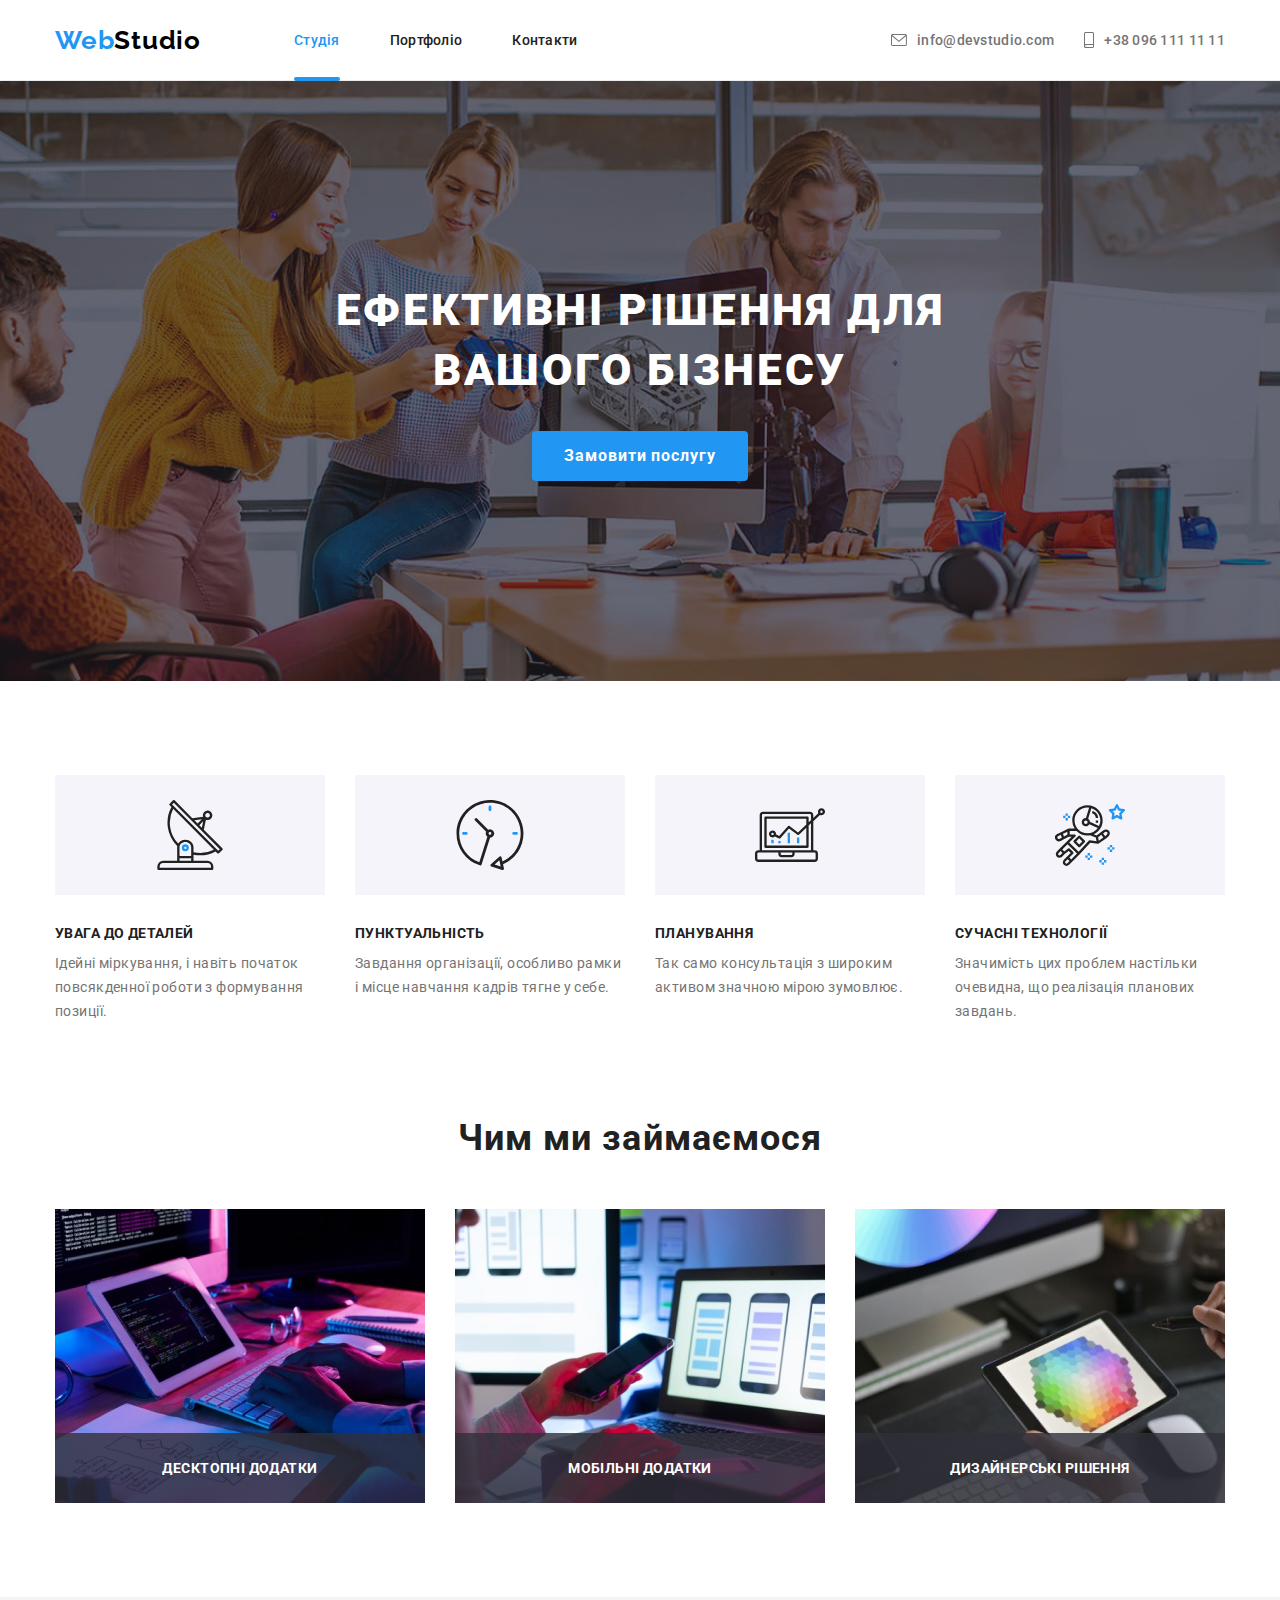
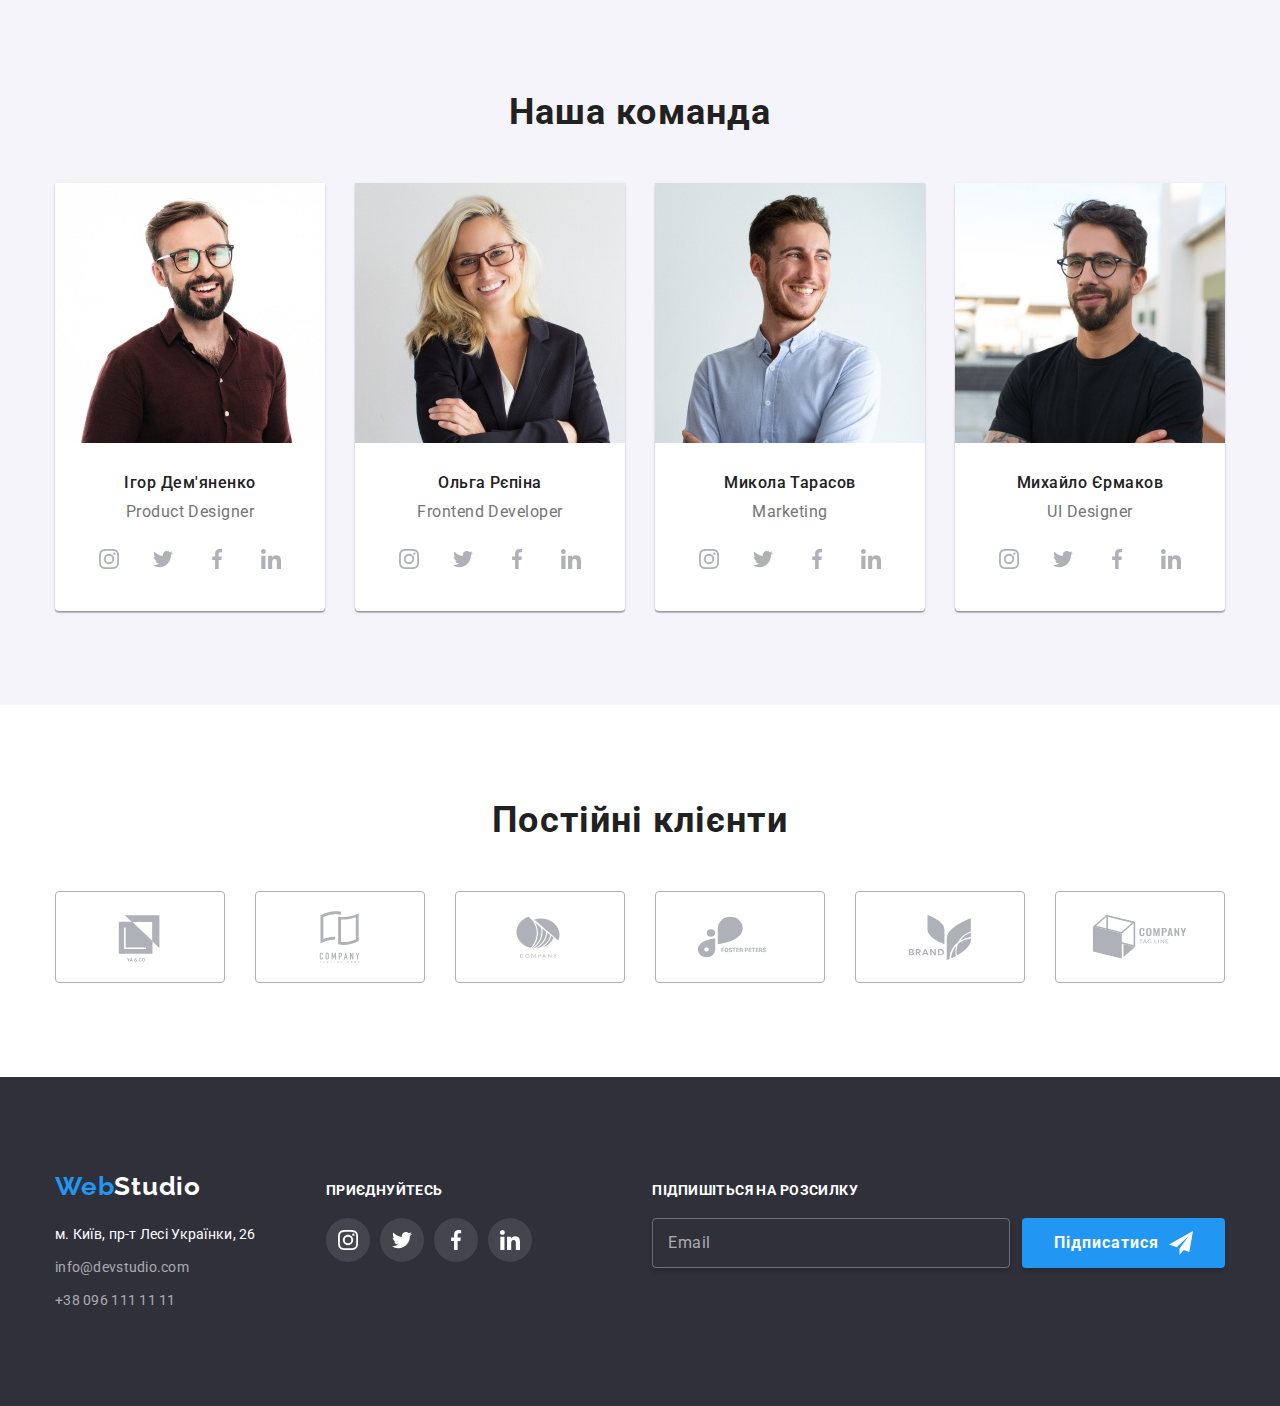
<file: index.html>
<!DOCTYPE html>
<html lang="uk">
  <head>
    <meta charset="UTF-8" />
    <meta http-equiv="X-UA-Compatible" content="IE=edge" />
    <!-- viewport -->
    <meta name="viewport" content="width=device-width, initial-scale=1.0" />
    <!--Favicon-->
    <link
      rel="apple-touch-icon"
      sizes="120x120"
      href="./images/favicon/apple-touch-icon.png"
    />
    <link
      rel="icon"
      type="image/png"
      sizes="32x32"
      href="./images/favicon/favicon-32x32.png"
    />
    <link
      rel="icon"
      type="image/png"
      sizes="16x16"
      href="./images/favicon/favicon-16x16.png"
    />
    <link rel="manifest" href="./images/favicon/site.webmanifest" />
    <link
      rel="mask-icon"
      href="./images/favicon/safari-pinned-tab.svg"
      color="#5bbad5"
    />
    <meta name="msapplication-TileColor" content="#da532c" />
    <meta name="theme-color" content="#ffffff" />
    <!--Favicon ends-->
    <title>WebStudio</title>
    <link rel="preconnect" href="https://fonts.googleapis.com" />
    <link rel="preconnect" href="https://fonts.gstatic.com" crossorigin />
    <link
      href="https://fonts.googleapis.com/css2?family=Raleway:wght@700&family=Roboto:wght@400;500;700;900&display=swap"
      rel="stylesheet"
    />
    <!-- Modern-normalize -->
    <link
      rel="stylesheet"
      href="https://cdnjs.cloudflare.com/ajax/libs/modern-normalize/1.1.0/modern-normalize.min.css"
    />
    <!-- Styles -->
    <link rel="stylesheet" href="./css/main.min.css" />
    <!--     <link rel="stylesheet" href="./css/styles.css" /> -->
  </head>
  <body class="page">
    <header class="header">
      <div class="container header__container">
        <a class="logo link" href="./index.html" lang="en"
          ><span class="logo--wrap">Web</span>Studio</a
        >
        <nav class="nav">
          <ul class="nav__list list">
            <li class="header__list-item">
              <a class="link main-nav main-nav--current" href="./index.html"
                >Студія</a
              >
            </li>
            <li class="header__list-item">
              <a class="link main-nav" href="./portfolio.html">Портфоліо</a>
            </li>
            <li class="header__list-item">
              <a class="link main-nav" href="#">Контакти</a>
            </li>
          </ul>
        </nav>
        <ul class="list nav__contact-list">
          <li class="nav__list-item">
            <a
              class="link nav__contact-link nav__mail"
              href="mailto:info@devstudio.com"
            >
              <svg class="header__icon" width="16" height="12">
                <use href="./images/icons.svg#envelope"></use>
              </svg>
              info@devstudio.com</a
            >
          </li>
          <li class="nav__list-item">
            <a class="link nav__contact-link nav__tel" href="tel:+380961111111">
              <svg class="header__icon" width="10" height="16">
                <use href="./images/icons.svg#smartphone"></use></svg
              >+38 096 111 11 11</a
            >
          </li>
        </ul>

        <button class="menu-open-btn" type="button">
          <svg
            class="menu-open-icon"
            width="24"
            height="16"
            aria-label="Мобільнe меню"
          >
            <use href="./images/icons.svg#icon-menu"></use>
          </svg>
        </button>
      </div>
      <!-- Мобільне меню -->
      <div class="mob-menu is-hidden">
        <div class="container">
          <button class="menu-close-btn" type="button">
            <svg class="menu-close-icon" width="19" height="19">
              <use href="./images/icons.svg#icon-close-mob-menu"></use>
            </svg>
          </button>
          <ul class="mob-menu__list list">
            <li class="mob-menu__item">
              <a class="mob-menu__link link mob-menu__link--current" href="./"
                >Студія</a
              >
            </li>
            <li class="mob-menu__item">
              <a class="mob-menu__link link" href="./portfolio.html"
                >Портфоліо</a
              >
            </li>
            <li class="mob-menu__item">
              <a class="mob-menu__link link" href="">Контакти</a>
            </li>
          </ul>

          <div class="mob-menu-bottom">
            <ul class="mob-contacts__list list">
              <li class="mob-contacts__item">
                <a
                  class="mob-contacts__link link mob-contacts__link--big"
                  href="tel:+380961111111"
                  >+38 096 111 11 11</a
                >
              </li>
              <li class="mob-contacts__item">
                <a
                  class="mob-contacts__link link"
                  href="mailto:info@devstudio.com"
                  >info@devstudio.com</a
                >
              </li>
            </ul>
            <ul class="mob-socials__list list">
              <li class="mob-socials__item">
                <a class="mob-socials__link link" href="">Instagram </a>
              </li>
              <li class="mob-socials__item">
                <a class="mob-socials__link link" href="">Twitter</a>
              </li>
              <li class="mob-socials__item">
                <a class="mob-socials__link link" href="">Facebook</a>
              </li>
              <li class="mob-socials__item">
                <a class="mob-socials__link link" href="">LinkedIn</a>
              </li>
            </ul>
          </div>
        </div>
      </div>
      <!--  -->
    </header>
    <main>
      <section class="hero-section">
        <div class="container">
          <h1 class="title">Ефективні рішення для вашого бізнесу</h1>
          <button class="btn" type="button" data-modal-open>
            Замовити послугу
          </button>
        </div>
      </section>
      <section class="features">
        <div class="container">
          <h2 class="visually-hidden">Наші переваги</h2>
          <ul class="list features__list">
            <li class="list-item features__item">
              <div class="features__icon">
                <svg class="icon" width="70" height="70">
                  <use href="./images/icons.svg#antenna"></use>
                </svg>
              </div>
              <h3 class="features__subtitle">Увага до деталей</h3>
              <p class="features__description">
                Ідейні міркування, і навіть початок повсякденної роботи з
                формування позиції.
              </p>
            </li>
            <li class="list-item features__item">
              <div class="features__icon">
                <svg class="icon" width="70" height="70">
                  <use href="./images/icons.svg#clock"></use>
                </svg>
              </div>
              <h3 class="features__subtitle">Пунктуальність</h3>
              <p class="features__description">
                Завдання організації, особливо рамки і місце навчання кадрів
                тягне у себе.
              </p>
            </li>
            <li class="list-item features__item">
              <div class="features__icon">
                <svg class="icon" width="70" height="70">
                  <use href="./images/icons.svg#diagram"></use>
                </svg>
              </div>
              <h3 class="features__subtitle">Планування</h3>
              <p class="features__description">
                Так само консультація з широким активом значною мірою зумовлює.
              </p>
            </li>
            <li class="list-item features__item">
              <div class="features__icon">
                <svg class="icon" width="70" height="70">
                  <use href="./images/icons.svg#astronaut"></use>
                </svg>
              </div>
              <h3 class="features__subtitle">Сучасні технології</h3>
              <p class="features__description">
                Значимість цих проблем настільки очевидна, що реалізація
                планових завдань.
              </p>
            </li>
          </ul>
        </div>
      </section>
      <section class="what-we-do">
        <div class="container">
          <h2 class="section__title">Чим ми займаємося</h2>
          <ul class="what-we-do__list list">
            <li class="list-item thumb-img">
              <img
                srcset="
                  ./images/what-we-do/img-op1-@1x.jpg 370w,
                  ./images/what-we-do/img-op1-@2x.jpg 740w
                "
                src="./images/what-we-do/img-op1-@1x.jpg"
                alt="Руки на клавітурі"
                sizes="(min-width:1200px) 370px, (max-width:1199px) 0px, 100vw"
                width="370"
                height="294"
              />
              <p class="overlay__descr">Десктопні додатки</p>
            </li>
            <li class="list-item thumb-img">
              <img
                srcset="
                  ./images/what-we-do/img-op2-@1x.jpg 370w,
                  ./images/what-we-do/img-op2-@2x.jpg 740w
                "
                src="./images/what-we-do/img-op2-@1x.jpg"
                sizes="(min-width:1200px) 370px, (max-width:1199px) 0px, 100vw"
                alt="Семантична розмітка контенту на екрані телефона"
                width="370"
                height="294"
              />
              <p class="overlay__descr">Мобільні додатки</p>
            </li>
            <li class="list-item thumb-img">
              <img
                srcset="
                  ./images/what-we-do/img-op3-@1x.jpg 370w,
                  ./images/what-we-do/img-op3-@2x.jpg 740w
                "
                src="./images/what-we-do/img-op3-@1x.jpg"
                sizes="(min-width:1200px) 370px, (max-width:1199px) 0px, 100vw"
                alt="Кругова палітра кольорів"
                width="370"
                height="294"
              />
              <p class="overlay__descr">Дизайнерські рішення</p>
            </li>
          </ul>
        </div>
      </section>
      <section class="team-section">
        <div class="container">
          <h2 class="section__title">Наша команда</h2>
          <ul class="list team__list">
            <li class="list-item card">
              <!--  -->
              <picture>
                <source
                  srcset="
                    ./images/team/team1-mb-@1x.jpg 450w,
                    ./images/team/team1-mb-@2x.jpg 900w
                  "
                  media="(max-width: 767px)"
                  sizes="(max-width: 767px) 450px, 100vw"
                />
                <source
                  srcset="
                    ./images/team/team1-ds-@1x.jpg 270w,
                    ./images/team/team1-ds-@2x.jpg 540w
                  "
                  media="(min-width: 1200px)"
                  sizes="(min-width: 1200px) 270px, 100vw"
                />
                <source
                  srcset="
                    ./images/team/team1-tb-@1x.jpg 354w,
                    ./images/team/team1-tb-@2x.jpg 708w
                  "
                  media="(min-width: 768px)"
                  sizes="(min-width: 768px) 354px, 100vw"
                />
                <img
                  class="team__img"
                  src="./images/team/team1-ds-@1x.jpg"
                  alt="Ігор Дем'яненко"
                />
              </picture>
              <!--  -->
              <div class="card-content">
                <h3 class="team__member-name">Ігор Дем'яненко</h3>
                <p class="team__job-position" lang="en">Product Designer</p>
                <ul class="list social-list">
                  <li class="social-item">
                    <a class="social-link" href="#">
                      <svg class="social-icon" width="20" height="20">
                        <use href="./images/icons.svg#instagram"></use>
                      </svg>
                    </a>
                  </li>
                  <li class="social-item">
                    <a class="social-link" href="#">
                      <svg class="social-icon" width="20" height="20">
                        <use href="./images/icons.svg#twitter"></use>
                      </svg>
                    </a>
                  </li>
                  <li class="social-item">
                    <a class="social-link" href="#">
                      <svg class="social-icon" width="20" height="20">
                        <use href="./images/icons.svg#facebook"></use>
                      </svg>
                    </a>
                  </li>
                  <li class="social-item">
                    <a class="social-link" href="#">
                      <svg class="social-icon" width="20" height="20">
                        <use href="./images/icons.svg#linkedin"></use>
                      </svg>
                    </a>
                  </li>
                </ul>
              </div>
            </li>
            <li class="list-item card">
              <picture>
                <source
                  srcset="
                    ./images/team/team2-mb-@1x.jpg 450w,
                    ./images/team/team2-mb-@2x.jpg 900w
                  "
                  media="(max-width: 767px)"
                  sizes="(max-width: 767px) 450px, 100vw" />
                <source
                  srcset="
                    ./images/team/team2-ds-@1x.jpg 270w,
                    ./images/team/team2-ds-@2x.jpg 540w
                  "
                  media="(min-width: 1200px)"
                  sizes="(min-width: 1200px) 270px, 100vw" />
                <source
                  srcset="
                    ./images/team/team2-tb-@1x.jpg 354w,
                    ./images/team/team2-tb-@2x.jpg 708w
                  "
                  media="(min-width: 768px)"
                  sizes="(min-width: 768px) 354px, 100vw" />
                <img
                  class="team__img"
                  src="./images/team/team2-ds-@1x.jpg"
                  alt="Ольга Рєпіна"
              /></picture>
              <div class="card-content">
                <h3 class="team__member-name">Ольга Рєпіна</h3>
                <p class="team__job-position" lang="en">Frontend Developer</p>
                <ul class="list social-list">
                  <li class="social-item">
                    <a class="social-link" href="#">
                      <svg class="social-icon" width="20" height="20">
                        <use href="./images/icons.svg#instagram"></use>
                      </svg>
                    </a>
                  </li>
                  <li class="social-item">
                    <a class="social-link" href="#">
                      <svg class="social-icon" width="20" height="20">
                        <use href="./images/icons.svg#twitter"></use>
                      </svg>
                    </a>
                  </li>
                  <li class="social-item">
                    <a class="social-link" href="#">
                      <svg class="social-icon" width="20" height="20">
                        <use href="./images/icons.svg#facebook"></use>
                      </svg>
                    </a>
                  </li>
                  <li class="social-item">
                    <a class="social-link" href="#">
                      <svg class="social-icon" width="20" height="20">
                        <use href="./images/icons.svg#linkedin"></use>
                      </svg>
                    </a>
                  </li>
                </ul>
              </div>
            </li>
            <li class="list-item card">
              <picture>
                <source
                  srcset="
                    ./images/team/team3-mb-@1x.jpg 450w,
                    ./images/team/team3-mb-@2x.jpg 900w
                  "
                  media="(max-width: 767px)"
                  sizes="(max-width: 767px) 450px, 100vw" />
                <source
                  srcset="
                    ./images/team/team3-ds-@1x.jpg 270w,
                    ./images/team/team3-ds-@2x.jpg 540w
                  "
                  media="(min-width: 1200px)"
                  sizes="(min-width: 1200px) 270px, 100vw" />
                <source
                  srcset="
                    ./images/team/team3-tb-@1x.jpg 354w,
                    ./images/team/team3-tb-@2x.jpg 708w
                  "
                  media="(min-width: 768px)"
                  sizes="(min-width: 768px) 354px, 100vw" />
                <img
                  class="team__img"
                  src="./images/team/team3-ds-@1x.jpg"
                  alt="Микола Тарасов"
              /></picture>
              <div class="card-content">
                <h3 class="team__member-name">Микола Тарасов</h3>
                <p class="team__job-position" lang="en">Marketing</p>
                <ul class="list social-list">
                  <li class="social-item">
                    <a class="social-link" href="#">
                      <svg class="social-icon" width="20" height="20">
                        <use href="./images/icons.svg#instagram"></use>
                      </svg>
                    </a>
                  </li>
                  <li class="social-item">
                    <a class="social-link" href="#">
                      <svg class="social-icon" width="20" height="20">
                        <use href="./images/icons.svg#twitter"></use>
                      </svg>
                    </a>
                  </li>
                  <li class="social-item">
                    <a class="social-link" href="#">
                      <svg class="social-icon" width="20" height="20">
                        <use href="./images/icons.svg#facebook"></use>
                      </svg>
                    </a>
                  </li>
                  <li class="social-item">
                    <a class="social-link" href="#">
                      <svg class="social-icon" width="20" height="20">
                        <use href="./images/icons.svg#linkedin"></use>
                      </svg>
                    </a>
                  </li>
                </ul>
              </div>
            </li>
            <li class="list-item card">
              <picture>
                <source
                  srcset="
                    ./images/team/team4-mb-@1x.jpg 450w,
                    ./images/team/team4-mb-@2x.jpg 900w
                  "
                  media="(max-width: 767px)"
                  sizes="(max-width: 767px) 450px, 100vw" />
                <source
                  srcset="
                    ./images/team/team4-ds-@1x.jpg 270w,
                    ./images/team/team4-ds-@2x.jpg 540w
                  "
                  media="(min-width: 1200px)"
                  sizes="(min-width: 1200px) 270px, 100vw" />
                <source
                  srcset="
                    ./images/team/team4-tb-@1x.jpg 354w,
                    ./images/team/team4-tb-@2x.jpg 708w
                  "
                  media="(min-width: 768px)"
                  sizes="(min-width: 768px) 354px, 100vw" />
                <img
                  class="team__img"
                  src="./images/team/team4-ds-@1x.jpg"
                  alt="Михайло Єрмаков"
              /></picture>
              <div class="card-content">
                <h3 class="team__member-name">Михайло Єрмаков</h3>
                <p class="team__job-position" lang="en">UI Designer</p>
                <ul class="list social-list">
                  <li class="social-item">
                    <a class="social-link" href="#">
                      <svg class="social-icon" width="20" height="20">
                        <use href="./images/icons.svg#instagram"></use>
                      </svg>
                    </a>
                  </li>
                  <li class="social-item">
                    <a class="social-link" href="#">
                      <svg class="social-icon" width="20" height="20">
                        <use href="./images/icons.svg#twitter"></use>
                      </svg>
                    </a>
                  </li>
                  <li class="social-item">
                    <a class="social-link" href="#">
                      <svg class="social-icon" width="20" height="20">
                        <use href="./images/icons.svg#facebook"></use>
                      </svg>
                    </a>
                  </li>
                  <li class="social-item">
                    <a class="social-link" href="#">
                      <svg class="social-icon" width="20" height="20">
                        <use href="./images/icons.svg#linkedin"></use>
                      </svg>
                    </a>
                  </li>
                </ul>
              </div>
            </li>
          </ul>
        </div>
      </section>
      <section class="clients">
        <div class="container">
          <h2 class="section__title">Постійні клієнти</h2>
          <ul class="list clients__list">
            <li class="client__item">
              <a class="client__link" href="#">
                <svg class="client__icon" width="106" height="60">
                  <use href="./images/icons.svg#client-logo1"></use>
                </svg>
              </a>
            </li>
            <li class="client__item">
              <a class="client__link" href="#">
                <svg class="client__icon" width="106" height="60">
                  <use href="./images/icons.svg#client-logo2"></use>
                </svg>
              </a>
            </li>
            <li class="client__item">
              <a class="client__link" href="#">
                <svg class="client__icon" width="106" height="60">
                  <use href="./images/icons.svg#client-logo3"></use>
                </svg>
              </a>
            </li>
            <li class="client__item">
              <a class="client__link" href="#">
                <svg class="client__icon" width="106" height="60">
                  <use href="./images/icons.svg#client-logo4"></use>
                </svg>
              </a>
            </li>
            <li class="client__item">
              <a class="client__link" href="#">
                <svg class="client__icon" width="106" height="60">
                  <use href="./images/icons.svg#client-logo5"></use>
                </svg>
              </a>
            </li>
            <li class="client__item">
              <a class="client__link" href="#">
                <svg class="client__icon" width="106" height="60">
                  <use href="./images/icons.svg#client-logo6"></use>
                </svg>
              </a>
            </li>
          </ul>
        </div>
      </section>
    </main>
    <footer class="footer">
      <div class="container footer__container">
        <div class="footer-flex">
          <div class="footer-flex--tablet">
            <div class="footer-flex__item">
              <a class="link logo footer__logo" href="./index.html" lang="en"
                ><span class="logo--wrap">Web</span
                ><span class="footer__logo--wrap">Studio</span></a
              >
              <address class="footer__address">
                <ul class="address__list list">
                  <li class="address__list-item list-item">
                    <a
                      class="link footer__address-link"
                      href="https://goo.gl/maps/8BweSNwP1uSrpVsL9"
                      target="_blank"
                      rel="noopener noreferrer nofollow"
                      >м. Київ, пр-т Лесі Українки, 26</a
                    >
                  </li>
                  <li class="address__list-item list-item">
                    <a
                      class="link footer__address-link footer__contact-link"
                      href="mailto:info@devstudio.com"
                      >info@devstudio.com</a
                    >
                  </li>
                  <li class="address__list-item list-item">
                    <a
                      class="link footer__address-link footer__contact-link"
                      href="tel:+380961111111"
                      >+38 096 111 11 11</a
                    >
                  </li>
                </ul>
              </address>
            </div>

            <div class="join footer-flex__item">
              <p class="join__text">Приєднуйтесь</p>
              <ul class="list social-list">
                <li class="social-item">
                  <a class="footer__social-link social-link" href="#">
                    <svg class="footer__social-icon" width="20" height="20">
                      <use href="./images/icons.svg#instagram"></use>
                    </svg>
                  </a>
                </li>
                <li class="social-item">
                  <a class="footer__social-link social-link" href="#">
                    <svg class="footer__social-icon" width="20" height="20">
                      <use href="./images/icons.svg#twitter"></use>
                    </svg>
                  </a>
                </li>
                <li class="social-item">
                  <a class="footer__social-link social-link" href="#">
                    <svg class="footer__social-icon" width="20" height="20">
                      <use href="./images/icons.svg#facebook"></use>
                    </svg>
                  </a>
                </li>
                <li class="social-item">
                  <a class="footer__social-link social-link" href="#">
                    <svg class="footer__social-icon" width="20" height="20">
                      <use href="./images/icons.svg#linkedin"></use>
                    </svg>
                  </a>
                </li>
              </ul>
            </div>
          </div>
          <div class="distribution-form__container footer-flex__item">
            <strong class="distribution-form__title join__text">
              Підпишіться на розсилку</strong
            >
            <form
              class="distribution-form"
              name="distribution-form"
              autocomplete="off"
              method="post"
              action="javascript:void(0);"
            >
              <div class="distribution-group">
                <label class="distribution-form__field">
                  <input
                    class="distribution-form__input"
                    type="email"
                    name="email"
                    placeholder="example@email.com"
                    required
                  />
                  <span class="distribution-form__label">Email</span></label
                >
                <button class="btn distribution__btn" type="submit">
                  Підписатися
                  <svg class="distribution__icon" width="24" height="24">
                    <use href="./images/icons.svg#paper-airplane"></use>
                  </svg>
                </button>
              </div>
            </form>
          </div>
        </div>
      </div>
    </footer>

    <div class="backdrop backdrop--is-hidden" data-modal>
      <div class="modal">
        <button class="modal__btn" type="button" data-modal-close>
          <svg class="modal__close-icon" width="16" height="16">
            <use href="./images/icons.svg#close-btn"></use>
          </svg>
        </button>

        <!-- form-starts -->
        <form class="register-form" name="register-form">
          <strong class="register-form__title"
            >Залиште свої дані, ми вам передзвонимо</strong
          >
          <div class="register-form-group" role="group">
            <label class="register-form__field">
              <span class="register-form__label">Ім'я</span>
              <input
                class="register-form__input"
                type="text"
                name="user-name"
                required
                minlength="3"
                placeholder=" "
              />
              <svg class="register-form__icon" width="18" height="18">
                <use href="./images/icons.svg#profile"></use>
              </svg>
            </label>
            <label class="register-form__field"
              ><span class="register-form__label">Телефон</span>
              <input
                class="register-form__input"
                type="text"
                name="user-phone"
                required
                minlength="10"
                maxlength="13"
                placeholder="+38 099 999 99 99"
              />
              <svg class="register-form__icon" width="18" height="18">
                <use href="./images/icons.svg#cellphone"></use>
              </svg>
            </label>
            <label class="register-form__field"
              ><span class="register-form__label">Пошта</span>
              <input
                class="register-form__input"
                type="email"
                name="user-email"
                required
                placeholder="example@mail.com" />
              <svg class="register-form__icon" width="18" height="18">
                <use href="./images/icons.svg#email"></use></svg
            ></label>
            <label class="register-form__field register-form__message-field">
              <span class="register-form__heading">Коментар</span>
              <textarea
                class="register-form__message"
                name="user-message"
                rows="5"
                placeholder="Введіть текст"
              ></textarea>
            </label>
          </div>
          <label class="register-form__agreement">
            <input
              class="register-form__checkbox visually-hidden"
              type="checkbox"
              name="user-agreement"
            />
            <!-- <svg class="register-form-icons" width="16" height="15">
              <use
                class="icon-checked"
                href="./images/icons.svg#checkbox-checked"
              ></use>
              <use
                class="icon-unchecked"
                href="./images/icons.svg#checkbox-unchecked"
              ></use>
            </svg> -->
            <span class="checkbox"> </span>

            <span class="register-form__descr">
              Погоджуюся з розсилкою та приймаю
              <a class="register-form__link link" href="" target="_blank">
                Умови договору</a
              >
            </span>
          </label>
          <button class="register-form__btn btn" type="submit">
            Відправити
          </button>
        </form>
      </div>
    </div>
    <script src="./js/modal.js"></script>
    <script src="./js/menu.js"></script>
  </body>
</html>
</file>
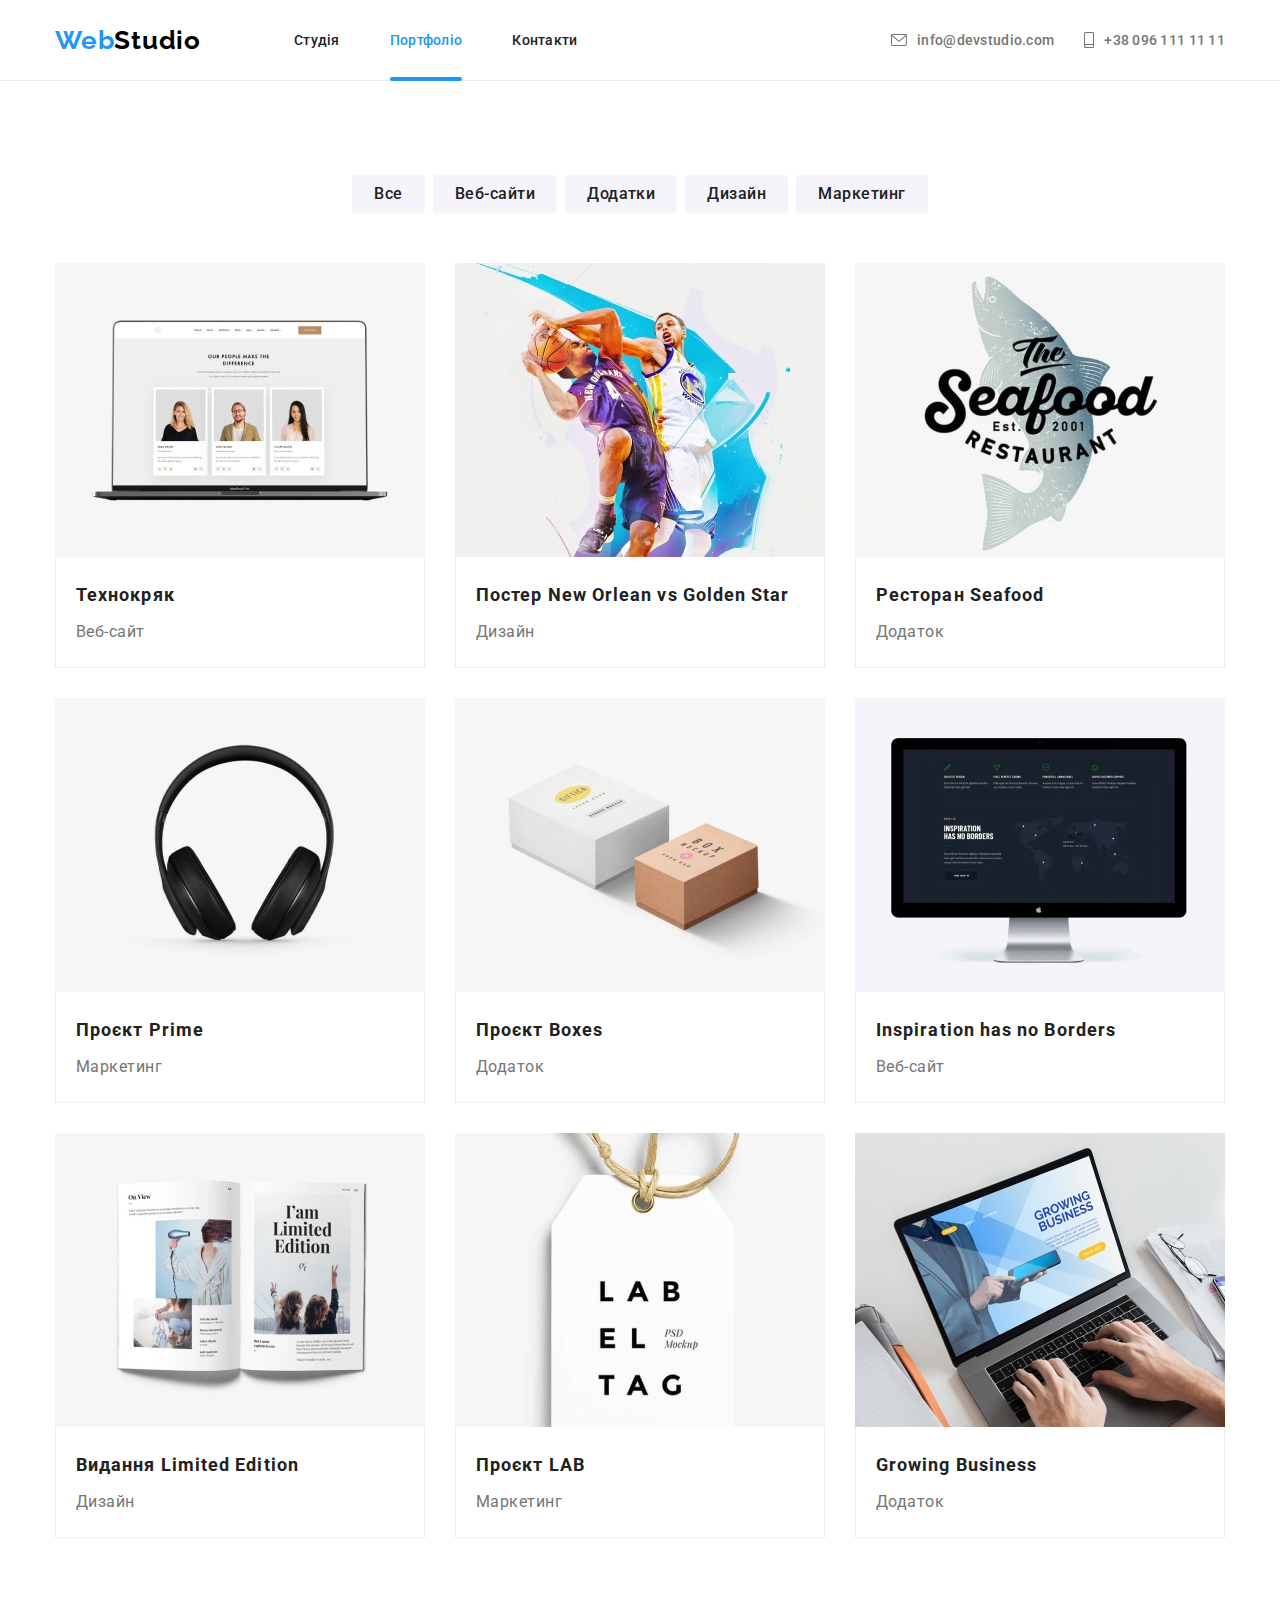
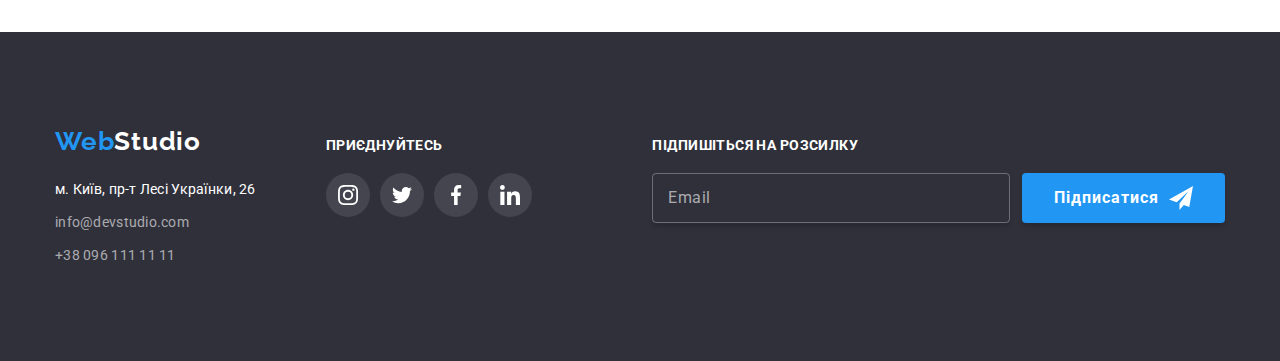
<file: portfolio.html>
<!DOCTYPE html>
<html lang="uk">
  <head>
    <meta charset="UTF-8" />
    <meta http-equiv="X-UA-Compatible" content="IE=edge" />
    <!-- viewport -->
    <meta name="viewport" content="width=device-width, initial-scale=1.0" />
    <!--Favicon-->
    <link
      rel="apple-touch-icon"
      sizes="120x120"
      href="./images/favicon/apple-touch-icon.png"
    />
    <link
      rel="icon"
      type="image/png"
      sizes="32x32"
      href="./images/favicon/favicon-32x32.png"
    />
    <link
      rel="icon"
      type="image/png"
      sizes="16x16"
      href="./images/favicon/favicon-16x16.png"
    />
    <link rel="manifest" href="./images/favicon/site.webmanifest" />
    <link
      rel="mask-icon"
      href="./images/favicon/safari-pinned-tab.svg"
      color="#5bbad5"
    />
    <meta name="msapplication-TileColor" content="#da532c" />
    <meta name="theme-color" content="#ffffff" />
    <!--Favicon ends-->
    <title>WebStudio</title>
    <link rel="preconnect" href="https://fonts.googleapis.com" />
    <link rel="preconnect" href="https://fonts.gstatic.com" crossorigin />
    <link
      href="https://fonts.googleapis.com/css2?family=Raleway:wght@700&family=Roboto:wght@400;500;700;900&display=swap"
      rel="stylesheet"
    />
    <!-- Modern-normalize -->
    <link
      rel="stylesheet"
      href="https://cdnjs.cloudflare.com/ajax/libs/modern-normalize/1.1.0/modern-normalize.min.css"
    />
    <!-- Styles -->
    <link rel="stylesheet" href="./css/main.min.css" />
    <!--     <link rel="stylesheet" href="./css/styles.css" /> -->
  </head>
  <body class="page">
    <header class="header">
      <div class="container header__container">
        <a class="logo link" href="./index.html" lang="en"
          ><span class="logo--wrap">Web</span>Studio</a
        >
        <nav class="nav">
          <ul class="nav__list list">
            <li class="header__list-item">
              <a class="link main-nav" href="./index.html">Студія</a>
            </li>
            <li class="header__list-item">
              <a class="link main-nav main-nav--current" href="./portfolio.html"
                >Портфоліо</a
              >
            </li>
            <li class="header__list-item">
              <a class="link main-nav" href="#">Контакти</a>
            </li>
          </ul>
        </nav>
        <ul class="list nav__contact-list">
          <li class="nav__list-item">
            <a
              class="link nav__contact-link nav__mail"
              href="mailto:info@devstudio.com"
            >
              <svg class="header__icon" width="16" height="12">
                <use href="./images/icons.svg#envelope"></use>
              </svg>
              info@devstudio.com</a
            >
          </li>
          <li class="nav__list-item">
            <a class="link nav__contact-link nav__tel" href="tel:+380961111111">
              <svg class="header__icon" width="10" height="16">
                <use href="./images/icons.svg#smartphone"></use></svg
              >+38 096 111 11 11</a
            >
          </li>
        </ul>

        <button class="menu-open-btn" type="button">
          <svg
            class="menu-open-icon"
            width="24"
            height="16"
            aria-label="Мобільнe меню"
          >
            <use href="./images/icons.svg#icon-menu"></use>
          </svg>
        </button>
      </div>
      <!-- Мобільне меню -->

      <div class="mob-menu is-hidden">
        <div class="container">
          <button class="menu-close-btn" type="button">
            <svg class="menu-close-icon" width="19" height="19">
              <use href="./images/icons.svg#icon-close-mob-menu"></use>
            </svg>
          </button>
          <ul class="mob-menu__list list">
            <li class="mob-menu__item">
              <a class="mob-menu__link link" href="./">Студія</a>
            </li>
            <li class="mob-menu__item">
              <a
                class="mob-menu__link mob-menu__link--current link"
                href="./portfolio.html"
                >Портфоліо</a
              >
            </li>
            <li class="mob-menu__item">
              <a class="mob-menu__link link" href="">Контакти</a>
            </li>
          </ul>

          <div class="mob-menu-bottom">
            <ul class="mob-contacts__list list">
              <li class="mob-contacts__item">
                <a
                  class="mob-contacts__link link mob-contacts__link--big"
                  href="tel:+380961111111"
                  >+38 096 111 11 11</a
                >
              </li>
              <li class="mob-contacts__item">
                <a
                  class="mob-contacts__link link"
                  href="mailto:info@devstudio.com"
                  >info@devstudio.com</a
                >
              </li>
            </ul>
            <ul class="mob-socials__list list">
              <li class="mob-socials__item">
                <a class="mob-socials__link link" href="">Instagram </a>
              </li>
              <li class="mob-socials__item">
                <a class="mob-socials__link link" href="">Twitter</a>
              </li>
              <li class="mob-socials__item">
                <a class="mob-socials__link link" href="">Facebook</a>
              </li>
              <li class="mob-socials__item">
                <a class="mob-socials__link link" href="">LinkedIn</a>
              </li>
            </ul>
          </div>
        </div>
      </div>
      <!--  -->
    </header>
    <main>
      <section class="projects">
        <div class="container">
          <h1 class="visually-hidden">Наші проєкти</h1>
          <ul class="list btn-list filter">
            <li class="list-item projects__item filter__item">
              <button class="projects__btn filter__btn" type="button">
                Все
              </button>
            </li>
            <li class="list-item projects__item filter__item">
              <button class="projects__btn filter__btn" type="button">
                Веб-сайти
              </button>
            </li>
            <li class="list-item projects__item filter__item">
              <button class="projects__btn filter__btn" type="button">
                Додатки
              </button>
            </li>
            <li class="list-item projects__item filter__item">
              <button class="projects__btn filter__btn" type="button">
                Дизайн
              </button>
            </li>
            <li class="list-item projects__item filter__item">
              <button class="projects__btn filter__btn" type="button">
                Маркетинг
              </button>
            </li>
          </ul>
          <ul class="list card-set">
            <li class="project__card">
              <a href="#" class="project__link link"
                ><div class="thumb">
                  <picture>
                    <source
                      srcset="
                        ./images/portfolio/pf1-mb-@1x.jpg 450w,
                        ./images/portfolio/pf1-mb-@2x.jpg 900w
                      "
                      media="(max-width: 767px)"
                      sizes="(max-width: 767px) 450px, 100vw"
                    />
                    <source
                      srcset="
                        ./images/portfolio/pf1-ds-@1x.jpg 370w,
                        ./images/portfolio/pf1-ds-@2x.jpg 740w
                      "
                      media="(min-width: 1200px)"
                      sizes="(min-width: 1200px) 370px, 100vw"
                    />
                    <source
                      srcset="
                        ./images/portfolio/pf1-tb-@1x.jpg 354w,
                        ./images/portfolio/pf1-tb-@2x.jpg 708w
                      "
                      media="(min-width: 768px)"
                      sizes="(min-width: 768px) 354px, 100vw"
                    />
                    <img
                      class="examples__img"
                      src="./images/portfolio/pf1-ds-@1x.jpg"
                      alt="Веб-сайт Технокряк"
                    />
                  </picture>
                  <div class="overlay">
                    <p class="overlay__text">
                      Ресурс пропонує комплексні пропозиції з різним рівнем
                      функціоналу та сервісів. Все це дозволить відвідувачу
                      отримати вичерпні відомості про компанію чи приватну
                      особу.
                    </p>
                  </div>
                </div>
                <div class="project__content">
                  <h2 class="project__title">Технокряк</h2>
                  <p class="project__type">Веб-сайт</p>
                </div></a
              >
            </li>
            <li class="project__card">
              <a href="#" class="project__link link"
                ><div class="thumb">
                  <picture>
                    <source
                      srcset="
                        ./images/portfolio/pf2-mb-@1x.jpg 450w,
                        ./images/portfolio/pf2-mb-@2x.jpg 900w
                      "
                      media="(max-width: 767px)"
                      sizes="(max-width: 767px) 450px, 100vw"
                    />
                    <source
                      srcset="
                        ./images/portfolio/pf2-ds-@1x.jpg 370w,
                        ./images/portfolio/pf2-ds-@2x.jpg 740w
                      "
                      media="(min-width: 1200px)"
                      sizes="(min-width: 1200px) 370px, 100vw"
                    />
                    <source
                      srcset="
                        ./images/portfolio/pf2-tb-@1x.jpg 354w,
                        ./images/portfolio/pf2-tb-@2x.jpg 708w
                      "
                      media="(min-width: 768px)"
                      sizes="(min-width: 768px) 354px, 100vw"
                    />
                    <img
                      class="examples__img"
                      src="./images/portfolio/pf2-ds-@1x.jpg"
                      alt="Постер з двома баскетболістами"
                    />
                  </picture>
                  <div class="overlay">
                    <p class="overlay__text">
                      Ресурс пропонує комплексні пропозиції з різним рівнем
                      функціоналу та сервісів. Все це дозволить відвідувачу
                      отримати вичерпні відомості про компанію чи приватну
                      особу.
                    </p>
                  </div>
                </div>
                <div class="project__content">
                  <h2 class="project__title">
                    Постер New Orlean vs Golden Star
                  </h2>
                  <p class="project__type">Дизайн</p>
                </div></a
              >
            </li>
            <li class="project__card">
              <a href="#" class="project__link link"
                ><div class="thumb">
                  <picture>
                    <source
                      srcset="
                        ./images/portfolio/pf3-mb-@1x.jpg 450w,
                        ./images/portfolio/pf3-mb-@2x.jpg 900w
                      "
                      media="(max-width: 767px)"
                      sizes="(max-width: 767px) 450px, 100vw"
                    />
                    <source
                      srcset="
                        ./images/portfolio/pf3-ds-@1x.jpg 370w,
                        ./images/portfolio/pf3-ds-@2x.jpg 740w
                      "
                      media="(min-width: 1200px)"
                      sizes="(min-width: 1200px) 370px, 100vw"
                    />
                    <source
                      srcset="
                        ./images/portfolio/pf3-tb-@1x.jpg 354w,
                        ./images/portfolio/pf3-tb-@2x.jpg 708w
                      "
                      media="(min-width: 768px)"
                      sizes="(min-width: 768px) 354px, 100vw"
                    />
                    <img
                      class="examples__img"
                      src="./images/portfolio/pf3-ds-@1x.jpg"
                      alt="Лого ресторану з  рибою"
                    />
                  </picture>
                  <div class="overlay">
                    <p class="overlay__text">
                      Ресурс пропонує комплексні пропозиції з різним рівнем
                      функціоналу та сервісів. Все це дозволить відвідувачу
                      отримати вичерпні відомості про компанію чи приватну
                      особу.
                    </p>
                  </div>
                </div>
                <div class="project__content">
                  <h2 class="project__title">Ресторан Seafood</h2>
                  <p class="project__type">Додаток</p>
                </div></a
              >
            </li>
            <li class="project__card">
              <a href="#" class="project__link link"
                ><div class="thumb">
                  <picture>
                    <source
                      srcset="
                        ./images/portfolio/pf4-mb-@1x.jpg 450w,
                        ./images/portfolio/pf4-mb-@2x.jpg 900w
                      "
                      media="(max-width: 767px)"
                      sizes="(max-width: 767px) 450px, 100vw"
                    />
                    <source
                      srcset="
                        ./images/portfolio/pf4-ds-@1x.jpg 370w,
                        ./images/portfolio/pf4-ds-@2x.jpg 740w
                      "
                      media="(min-width: 1200px)"
                      sizes="(min-width: 1200px) 370px, 100vw"
                    />
                    <source
                      srcset="
                        ./images/portfolio/pf4-tb-@1x.jpg 354w,
                        ./images/portfolio/pf4-tb-@2x.jpg 708w
                      "
                      media="(min-width: 768px)"
                      sizes="(min-width: 768px) 354px, 100vw"
                    />
                    <img
                      class="examples__img"
                      src="./images/portfolio/pf4-ds-@1x.jpg"
                      alt="Навушники"
                    />
                  </picture>

                  <div class="overlay">
                    <p class="overlay__text">
                      Ресурс пропонує комплексні пропозиції з різним рівнем
                      функціоналу та сервісів. Все це дозволить відвідувачу
                      отримати вичерпні відомості про компанію чи приватну
                      особу.
                    </p>
                  </div>
                </div>
                <div class="project__content">
                  <h2 class="project__title">Проєкт Prime</h2>
                  <p class="project__type">Маркетинг</p>
                </div></a
              >
            </li>
            <li class="project__card">
              <a href="#" class="project__link link"
                ><div class="thumb">
                  <picture>
                    <source
                      srcset="
                        ./images/portfolio/pf5-mb-@1x.jpg 450w,
                        ./images/portfolio/pf5-mb-@2x.jpg 900w
                      "
                      media="(max-width: 767px)"
                      sizes="(max-width: 767px) 450px, 100vw"
                    />
                    <source
                      srcset="
                        ./images/portfolio/pf5-ds-@1x.jpg 370w,
                        ./images/portfolio/pf5-ds-@2x.jpg 740w
                      "
                      media="(min-width: 1200px)"
                      sizes="(min-width: 1200px) 370px, 100vw"
                    />
                    <source
                      srcset="
                        ./images/portfolio/pf5-tb-@1x.jpg 354w,
                        ./images/portfolio/pf5-tb-@2x.jpg 708w
                      "
                      media="(min-width: 768px)"
                      sizes="(min-width: 768px) 354px, 100vw"
                    />
                    <img
                      class="examples__img"
                      src="./images/portfolio/pf5-ds-@1x.jpg"
                      alt="Дві коробки"
                    />
                  </picture>
                  <div class="overlay">
                    <p class="overlay__text">
                      Ресурс пропонує комплексні пропозиції з різним рівнем
                      функціоналу та сервісів. Все це дозволить відвідувачу
                      отримати вичерпні відомості про компанію чи приватну
                      особу.
                    </p>
                  </div>
                </div>
                <div class="project__content">
                  <h2 class="project__title">Проєкт Boxes</h2>
                  <p class="project__type">Додаток</p>
                </div></a
              >
            </li>
            <li class="project__card">
              <a href="#" class="project__link link"
                ><div class="thumb">
                  <picture>
                    <source
                      srcset="
                        ./images/portfolio/pf6-mb-@1x.jpg 450w,
                        ./images/portfolio/pf6-mb-@2x.jpg 900w
                      "
                      media="(max-width: 767px)"
                      sizes="(max-width: 767px) 450px, 100vw" />
                    <source
                      srcset="
                        ./images/portfolio/pf6-ds-@1x.jpg 370w,
                        ./images/portfolio/pf6-ds-@2x.jpg 740w
                      "
                      media="(min-width: 1200px)"
                      sizes="(min-width: 1200px) 370px, 100vw" />
                    <source
                      srcset="
                        ./images/portfolio/pf6-tb-@1x.jpg 354w,
                        ./images/portfolio/pf6-tb-@2x.jpg 708w
                      "
                      media="(min-width: 768px)"
                      sizes="(min-width: 768px) 354px, 100vw" />
                    <img
                      class="examples__img"
                      src="./images/portfolio/pf6-ds-@1x.jpg"
                      alt="Веб-сайт Inspiration has no Borders"
                  /></picture>
                  <div class="overlay">
                    <p class="overlay__text">
                      Ресурс пропонує комплексні пропозиції з різним рівнем
                      функціоналу та сервісів. Все це дозволить відвідувачу
                      отримати вичерпні відомості про компанію чи приватну
                      особу.
                    </p>
                  </div>
                </div>
                <div class="project__content">
                  <h2 class="project__title">Inspiration has no Borders</h2>
                  <p class="project__type">Веб-сайт</p>
                </div></a
              >
            </li>
            <li class="project__card">
              <a href="#" class="project__link link"
                ><div class="thumb">
                  <picture>
                    <source
                      srcset="
                        ./images/portfolio/pf7-mb-@1x.jpg 450w,
                        ./images/portfolio/pf7-mb-@2x.jpg 900w
                      "
                      media="(max-width: 767px)"
                      sizes="(max-width: 767px) 450px, 100vw" />
                    <source
                      srcset="
                        ./images/portfolio/pf7-ds-@1x.jpg 370w,
                        ./images/portfolio/pf7-ds-@2x.jpg 740w
                      "
                      media="(min-width: 1200px)"
                      sizes="(min-width: 1200px) 370px, 100vw" />
                    <source
                      srcset="
                        ./images/portfolio/pf7-tb-@1x.jpg 354w,
                        ./images/portfolio/pf7-tb-@2x.jpg 708w
                      "
                      media="(min-width: 768px)"
                      sizes="(min-width: 768px) 354px, 100vw" />
                    <img
                      class="examples__img"
                      src="./images/portfolio/pf7-ds-@1x.jpg"
                      alt="Журнал"
                  /></picture>
                  <div class="overlay">
                    <p class="overlay__text">
                      Ресурс пропонує комплексні пропозиції з різним рівнем
                      функціоналу та сервісів. Все це дозволить відвідувачу
                      отримати вичерпні відомості про компанію чи приватну
                      особу.
                    </p>
                  </div>
                </div>
                <div class="project__content">
                  <h2 class="project__title">Видання Limited Edition</h2>
                  <p class="project__type">Дизайн</p>
                </div></a
              >
            </li>
            <li class="project__card">
              <a href="#" class="project__link link"
                ><div class="thumb">
                  <picture>
                    <source
                      srcset="
                        ./images/portfolio/pf8-mb-@1x.jpg 450w,
                        ./images/portfolio/pf8-mb-@2x.jpg 900w
                      "
                      media="(max-width: 767px)"
                      sizes="(max-width: 767px) 450px, 100vw" />
                    <source
                      srcset="
                        ./images/portfolio/pf8-ds-@1x.jpg 370w,
                        ./images/portfolio/pf8-ds-@2x.jpg 740w
                      "
                      media="(min-width: 1200px)"
                      sizes="(min-width: 1200px) 370px, 100vw" />
                    <source
                      srcset="
                        ./images/portfolio/pf8-tb-@1x.jpg 354w,
                        ./images/portfolio/pf8-tb-@2x.jpg 708w
                      "
                      media="(min-width: 768px)"
                      sizes="(min-width: 768px) 354px, 100vw" />
                    <img
                      class="examples__img"
                      src="./images/portfolio/pf8-ds-@1x.jpg"
                      alt="Етикетка"
                  /></picture>
                  <div class="overlay">
                    <p class="overlay__text">
                      Ресурс пропонує комплексні пропозиції з різним рівнем
                      функціоналу та сервісів. Все це дозволить відвідувачу
                      отримати вичерпні відомості про компанію чи приватну
                      особу.
                    </p>
                  </div>
                </div>
                <div class="project__content">
                  <h2 class="project__title">Проєкт LAB</h2>
                  <p class="project__type">Маркетинг</p>
                </div></a
              >
            </li>
            <li class="project__card">
              <a href="#" class="project__link link"
                ><div class="thumb">
                  <picture>
                    <source
                      srcset="
                        ./images/portfolio/pf9-mb-@1x.jpg 450w,
                        ./images/portfolio/pf9-mb-@2x.jpg 900w
                      "
                      media="(max-width: 767px)"
                      sizes="(max-width: 767px) 450px, 100vw"
                    />
                    <source
                      srcset="
                        ./images/portfolio/pf9-ds-@1x.jpg 370w,
                        ./images/portfolio/pf9-ds-@2x.jpg 740w
                      "
                      media="(min-width: 1200px)"
                      sizes="(min-width: 1200px) 370px, 100vw"
                    />
                    <source
                      srcset="
                        ./images/portfolio/pf9-tb-@1x.jpg 354w,
                        ./images/portfolio/pf9-tb-@2x.jpg 708w
                      "
                      media="(min-width: 768px)"
                      sizes="(min-width: 768px) 354px, 100vw"
                    />
                    <img
                      class="examples__img"
                      src="./images/portfolio/pf9-ds-@1x.jpg"
                      alt="Додаток Growing Business"
                    />
                  </picture>
                  <div class="overlay">
                    <p class="overlay__text">
                      Ресурс пропонує комплексні пропозиції з різним рівнем
                      функціоналу та сервісів. Все це дозволить відвідувачу
                      отримати вичерпні відомості про компанію чи приватну
                      особу.
                    </p>
                  </div>
                </div>
                <div class="project__content">
                  <h2 class="project__title">Growing Business</h2>
                  <p class="project__type">Додаток</p>
                </div></a
              >
            </li>
          </ul>
        </div>
      </section>
    </main>
    <footer class="footer">
      <div class="container footer__container">
        <div class="footer-flex">
          <div class="footer-flex--tablet">
            <div class="footer-flex__item">
              <a class="link logo footer__logo" href="./index.html" lang="en"
                ><span class="logo--wrap">Web</span
                ><span class="footer__logo--wrap">Studio</span></a
              >
              <address class="footer__address">
                <ul class="address__list list">
                  <li class="address__list-item list-item">
                    <a
                      class="link footer__address-link"
                      href="https://goo.gl/maps/8BweSNwP1uSrpVsL9"
                      target="_blank"
                      rel="noopener noreferrer nofollow"
                      >м. Київ, пр-т Лесі Українки, 26</a
                    >
                  </li>
                  <li class="address__list-item list-item">
                    <a
                      class="link footer__address-link footer__contact-link"
                      href="mailto:info@devstudio.com"
                      >info@devstudio.com</a
                    >
                  </li>
                  <li class="address__list-item list-item">
                    <a
                      class="link footer__address-link footer__contact-link"
                      href="tel:+380961111111"
                      >+38 096 111 11 11</a
                    >
                  </li>
                </ul>
              </address>
            </div>

            <div class="join footer-flex__item">
              <p class="join__text">Приєднуйтесь</p>
              <ul class="list social-list">
                <li class="social-item">
                  <a class="footer__social-link social-link" href="#">
                    <svg class="footer__social-icon" width="20" height="20">
                      <use href="./images/icons.svg#instagram"></use>
                    </svg>
                  </a>
                </li>
                <li class="social-item">
                  <a class="footer__social-link social-link" href="#">
                    <svg class="footer__social-icon" width="20" height="20">
                      <use href="./images/icons.svg#twitter"></use>
                    </svg>
                  </a>
                </li>
                <li class="social-item">
                  <a class="footer__social-link social-link" href="#">
                    <svg class="footer__social-icon" width="20" height="20">
                      <use href="./images/icons.svg#facebook"></use>
                    </svg>
                  </a>
                </li>
                <li class="social-item">
                  <a class="footer__social-link social-link" href="#">
                    <svg class="footer__social-icon" width="20" height="20">
                      <use href="./images/icons.svg#linkedin"></use>
                    </svg>
                  </a>
                </li>
              </ul>
            </div>
          </div>
          <div class="distribution-form__container footer-flex__item">
            <strong class="distribution-form__title join__text">
              Підпишіться на розсилку</strong
            >
            <form
              class="distribution-form"
              name="distribution-form"
              autocomplete="off"
              method="post"
              action="javascript:void(0);"
            >
              <div class="distribution-group">
                <label class="distribution-form__field">
                  <input
                    class="distribution-form__input"
                    type="email"
                    name="email"
                    placeholder="example@email.com"
                    required
                  />
                  <span class="distribution-form__label">Email</span></label
                >
                <button class="btn distribution__btn" type="submit">
                  Підписатися
                  <svg class="distribution__icon" width="24" height="24">
                    <use href="./images/icons.svg#paper-airplane"></use>
                  </svg>
                </button>
              </div>
            </form>
          </div>
        </div>
      </div>
    </footer>
    <script src="./js/menu.js"></script>
  </body>
</html>
</file>
<file: css/main.min.css>
h1,h2,h3,h4,h5,h6,p{margin:0}img{display:block;max-width:100%;height:auto}.list{list-style:none;padding:0;margin:0}.link{text-decoration:none;color:inherit}.page{color:var(--main-color-font);background-color:var(--white-color);font-family:var(--main-font);font-size:var(--main-font-size)}.section__title{margin-bottom:30px;text-align:center;font-size:28px;font-weight:700;line-height:1.17;letter-spacing:.03em}@media screen and (min-width: 1200px){.section__title{font-size:36px;font-weight:700;line-height:1.17;letter-spacing:.03em;margin-bottom:50px}}.visually-hidden{position:absolute;white-space:nowrap;width:1px;height:1px;overflow:hidden;border:0;padding:0;clip:rect(0 0 0 0);-webkit-clip-path:inset(50%);clip-path:inset(50%);margin:-1px}:root{--main-font: "Roboto", sans-serif;--logo-font: "Raleway", sans-serif;--main-font-size: 14px;--secondary-font-size: 16px;--main-color-font: #212121;--secondary-color-font: #757575;--accent-color: #2196f3;--white-color: #ffffff;--black-color: #000000;--grey-stroke-color: #ececec;--btn-active-color: #188ce8;--grey-icon-color: #afb1b8;--grey-bg-icon: rgba(255, 255, 255, 0.1);--grey-txt-color-60: rgba(255, 255, 255, 0.6);--projects-cards-color: #eeeeee;--overlay-img: rgba(47, 48, 58, 0.8);--main-color-background: #2f303a;--background-overlay: rgba(47, 48, 58, 0.4);--grey-background-color: #f5f4fa;--hero-background-image: rgba(47, 48, 58, 0.4);--backdrop-bg-color: rgba(0, 0, 0, 0.2);--accent-bg: rgba(33, 150, 243, 0.9);--team-card-shadow: 0px 1px 3px rgba(0, 0, 0, 0.12), 0px 1px 1px rgba(0, 0, 0, 0.14), 0px 2px 1px rgba(0, 0, 0, 0.2);--modal-shadow: 0px 1px 3px rgba(0, 0, 0, 0.12), 0px 1px 1px rgba(0, 0, 0, 0.14), 0px 2px 1px rgba(0, 0, 0, 0.2);--distribution-btn-shadow: 0px 4px 4px rgba(0, 0, 0, 0.15);--animation: 250ms cubic-bezier(0.4, 0, 0.2, 1);--form-border: 1px solid rgba(33, 33, 33, 0.2);--gap: 30px;--socials-border-color: rgba(33, 33, 33, 0.2)}.container{padding-left:15px;padding-right:15px;margin-right:auto;margin-left:auto;max-width:448px}@media screen and (min-width: 480px){.container{max-width:450px}}@media screen and (min-width: 768px){.container{max-width:768px}}@media screen and (min-width: 1200px){.container{max-width:1200px}}.mob-menu{position:fixed;top:0;padding:48px 0px;width:100vw;height:100vh;z-index:100;background-color:var(--white-color);overflow-y:scroll;-webkit-transition:opacity var(--animation),visibility var(--animation);transition:opacity var(--animation),visibility var(--animation)}@media screen and (min-width: 321px){.mob-menu{padding:48px 25px}}.mob-menu .container{position:relative;height:100%;display:-webkit-box;display:-ms-flexbox;display:flex;-webkit-box-orient:vertical;-webkit-box-direction:normal;-ms-flex-direction:column;flex-direction:column;-webkit-box-pack:justify;-ms-flex-pack:justify;justify-content:space-between}@media screen and (min-width: 768px){.mob-menu{display:none}}.mob-menu.is-hidden{opacity:0;visibility:hidden;pointer-events:none}.menu-open-btn{margin-left:auto;padding:10px;border:none;cursor:pointer;background-color:var(--white-color);-webkit-transition:fill var(--animation);transition:fill var(--animation)}@media screen and (min-width: 768px){.menu-open-btn{display:none}}.menu-open-btn:hover,.menu-open-btn:focus{fill:var(--accent-color)}.menu-close-btn{position:absolute;top:-39px;right:15px;width:19px;height:19px;padding:0;margin-left:auto;width:40px;height:40px;border:none;cursor:pointer;background-color:var(--white-color);-webkit-transition:fill var(--animation);transition:fill var(--animation)}.menu-close-btn:hover,.menu-close-btn:focus{fill:var(--accent-color)}.mob-menu__item{font-size:40px;font-weight:500;line-height:1.18;letter-spacing:.02em}.mob-menu__item:not(:last-child){margin-bottom:36px}.mob-menu__link{-webkit-transition:color var(--animation);transition:color var(--animation)}.mob-menu__link:hover,.mob-menu__link:focus{color:var(--accent-color)}.mob-menu__link--current{color:var(--accent-color)}.mob-contacts__link{color:inherit;font-size:24px;font-weight:500;line-height:1.17;letter-spacing:.02em}.mob-contacts__link--big{font-size:34px;font-weight:500;line-height:1.18;letter-spacing:.02em;color:var(--accent-color)}.mob-contacts__link:hover,.mob-contacts__link:focus{color:var(--accent-color)}.mob-contacts__item:not(:last-child){margin-bottom:32px}.mob-socials__list{display:-webkit-box;display:-ms-flexbox;display:flex;-ms-flex-wrap:wrap;flex-wrap:wrap;margin-top:64px}.mob-socials__item{padding:5px 10px 5px 10px}.mob-socials__item:not(:last-child){border-right:1px solid var(--socials-border-color);padding-right:10px}.mob-socials__link{font-size:18px;font-weight:500;line-height:1.22;letter-spacing:.02em;color:var(--accent-color)}.mob-menu-bottom{margin-top:auto}.logo{display:block;color:var(--black-color);letter-spacing:.03em;font-family:var(--logo-font);font-weight:700;font-size:24px;line-height:1.17;padding-top:16px;padding-bottom:16px}@media screen and (min-width: 1200px){.logo{font-size:26px;line-height:1.19}}@media screen and (min-width: 768px){.logo{padding-top:26px;padding-bottom:26px}}@media screen and (min-width: 1200px){.logo{padding-top:24px;padding-bottom:24px}}.logo--wrap{color:var(--accent-color)}.footer__logo{margin-bottom:20px;margin-right:0;padding:0}.footer__logo--wrap{color:var(--white-color)}.nav{margin-left:88px;display:none}@media screen and (min-width: 768px){.nav{display:-webkit-box;display:-ms-flexbox;display:flex;-webkit-box-align:center;-ms-flex-align:center;align-items:center}}@media screen and (min-width: 1200px){.nav{margin-left:93px}}.nav__list{display:-webkit-box;display:-ms-flexbox;display:flex}.header__list-item{font-weight:500;line-height:1.1428571429;letter-spacing:.02em;position:relative}.main-nav{display:block;position:relative;padding:32px 0;-webkit-transition:color var(--animation);transition:color var(--animation)}.main-nav::after{position:absolute;bottom:-1px;left:0;content:"";width:100%;height:4px;background:#2196f3;border-radius:2px;display:none}.main-nav:hover,.main-nav:focus{color:var(--accent-color)}.main-nav--current.main-nav::after{display:block}.main-nav--current{color:var(--accent-color)}.nav__contact-list{display:none}@media screen and (min-width: 768px){.nav__contact-list{display:block;margin-left:auto}}@media screen and (min-width: 1200px){.nav__contact-list{display:-webkit-box;display:-ms-flexbox;display:flex;margin-left:auto;-webkit-box-align:center;-ms-flex-align:center;align-items:center;-webkit-box-pack:center;-ms-flex-pack:center;justify-content:center}}.nav__list-item{display:-webkit-box;display:-ms-flexbox;display:flex;gap:10px}@media screen and (min-width: 768px){.nav__list-item:not(:last-child){margin-bottom:10px}}@media screen and (min-width: 1200px){.nav__list-item:not(:last-child){margin-right:30px;margin-bottom:0px}}.nav__list-item .nav__contact-link{display:-webkit-box;display:-ms-flexbox;display:flex;-webkit-box-align:center;-ms-flex-align:center;align-items:center;width:100%;height:100%;color:var(--secondary-color-font);font-weight:500;line-height:1.1428571429;letter-spacing:.02em;-webkit-transition:color var(--animation);transition:color var(--animation)}.nav__list-item .nav__contact-link:focus,.nav__list-item .nav__contact-link:hover{color:var(--accent-color)}@media screen and (min-width: 1200px){.nav__list-item .nav__contact-link{padding-top:32px;padding-bottom:32px}}@media screen and (min-width: 768px)and (max-width: 1200px){.nav__mail{padding-top:15px}}@media screen and (min-width: 768px)and (max-width: 1199px){.nav__tel{padding-bottom:15px}}.social-list{display:-webkit-box;display:-ms-flexbox;display:flex;-webkit-box-align:center;-ms-flex-align:center;align-items:center;-webkit-box-pack:center;-ms-flex-pack:center;justify-content:center;gap:10px;display:flex}@media screen and (max-width: 1199px){.social-list{-webkit-box-pack:center;-ms-flex-pack:center;justify-content:center;gap:10px}}@media screen and (min-width: 1200px){.social-list{-webkit-box-pack:justify;-ms-flex-pack:justify;justify-content:space-between}}.social-item{width:44px;height:44px}.social-link{display:-webkit-box;display:-ms-flexbox;display:flex;-webkit-box-align:center;-ms-flex-align:center;align-items:center;-webkit-box-pack:center;-ms-flex-pack:center;justify-content:center;width:100%;height:100%;background-color:var(--white-color);border-radius:50%;-webkit-transition:background-color var(--animation);transition:background-color var(--animation)}.social-link:hover,.social-link:focus{background-color:var(--accent-color);color:var(--white-color)}.social-icon{fill:var(--grey-icon-color);-webkit-transition:fill var(--animation);transition:fill var(--animation)}.social-link:hover .social-icon,.social-link:focus .social-icon{fill:currentColor}.footer__social-link{background-color:var(--grey-bg-icon)}.footer__social-link:hover,.footer__social-link:focus{background-color:var(--accent-color)}.footer__social-icon{fill:var(--white-color)}.header{border-bottom:1px solid var(--grey-stroke-color)}.header__container{display:-webkit-box;display:-ms-flexbox;display:flex;display:flex;-webkit-box-align:center;-ms-flex-align:center;align-items:center}@media screen and (max-width: 767px){.header__container{padding-right:23px}}.header__list-item+.header__list-item{margin-left:50px}.header__icon{fill:var(--secondary-color-font)}@media screen and (min-width: 768px){.header__icon{margin-right:8px}}@media screen and (min-width: 1200px){.header__icon{margin-right:10px}}.nav__contact-link:hover .header__icon,.nav__contact-link:focus .header__icon{fill:currentColor}.btn{display:block;margin-right:auto;margin-left:auto;padding:10px 32px;background-color:var(--accent-color);color:var(--white-color);text-align:center;font-family:var(--main-font);font-size:var(--secondary-font-size);line-height:1.875;letter-spacing:.06em;font-weight:700;cursor:pointer;border:none;border-radius:4px;-webkit-transition:background-color var(--animation) border var(--animation);transition:background-color var(--animation) border var(--animation)}.btn:focus,.btn:hover{background-color:var(--btn-active-color)}.hero-section{padding-top:118px;padding-bottom:118px;max-width:1600px;min-width:320px;margin-left:auto;margin-right:auto;background-color:var(--main-color-background);background-repeat:no-repeat;background-position:center;background-size:cover}@media screen and (min-width: 1200px){.hero-section{padding-top:200px;padding-bottom:200px;background-image:-webkit-gradient(linear, left top, right top, from(var(--background-overlay)), to(var(--background-overlay))),url("../images/hero/bg-mob-@1x.jpg");background-image:linear-gradient(to right, var(--background-overlay), var(--background-overlay)),url("../images/hero/bg-mob-@1x.jpg")}}@media screen and (min-device-pixel-ratio: 2),screen and (-webkit-min-device-pixel-ratio: 2),screen and (min-resolution: 192dpi),screen and (min-resolution: 2dppx){.hero-section{background-image:-webkit-gradient(linear, left top, right top, from(var(--background-overlay)), to(var(--background-overlay))),url("../images/hero/bg-mob-@2x.jpg");background-image:linear-gradient(to right, var(--background-overlay), var(--background-overlay)),url("../images/hero/bg-mob-@2x.jpg")}}@media screen and (min-width: 481px),screen and (min-width: 768px),screen and (min-width: 768px){.hero-section{background-image:-webkit-gradient(linear, left top, right top, from(var(--background-overlay)), to(var(--background-overlay))),url("../images/hero/bg-tb-@1x.jpg");background-image:linear-gradient(to right, var(--background-overlay), var(--background-overlay)),url("../images/hero/bg-tb-@1x.jpg")}}@media screen and (min-width: 481px)and (min-device-pixel-ratio: 2),screen and (min-width: 768px)and (-webkit-min-device-pixel-ratio: 2),screen and (min-width: 768px)and (min-resolution: 192dpi),screen and (min-width: 768px)and (min-resolution: 2dppx){.hero-section{background-image:-webkit-gradient(linear, left top, right top, from(var(--background-overlay)), to(var(--background-overlay))),url("../images/hero/bg-tb-@2x.jpg");background-image:linear-gradient(to right, var(--background-overlay), var(--background-overlay)),url("../images/hero/bg-tb-@2x.jpg")}}@media screen and (min-width: 769px),screen and (min-width: 769px),screen and (min-width: 769px){.hero-section{background-image:-webkit-gradient(linear, left top, right top, from(var(--background-overlay)), to(var(--background-overlay))),url("../images/hero/bg-ds-@1x.jpg");background-image:linear-gradient(to right, var(--background-overlay), var(--background-overlay)),url("../images/hero/bg-ds-@1x.jpg")}}@media screen and (min-width: 769px)and (min-device-pixel-ratio: 2),screen and (min-width: 769px)and (-webkit-min-device-pixel-ratio: 2),screen and (min-width: 769px)and (min-resolution: 192dpi),screen and (min-width: 769px)and (min-resolution: 2dppx){.hero-section{background-image:-webkit-gradient(linear, left top, right top, from(var(--background-overlay)), to(var(--background-overlay))),url("../images/hero/bg-ds-@2x.jpg");background-image:linear-gradient(to right, var(--background-overlay), var(--background-overlay)),url("../images/hero/bg-ds-@2x.jpg")}}.title{margin-bottom:30px;margin-right:auto;margin-left:auto;color:var(--white-color);text-align:center;text-transform:uppercase;max-width:360px;font-size:26px;font-weight:900;line-height:1.62;letter-spacing:.06em}@media screen and (min-width: 1200px){.title{font-size:44px;font-weight:900;line-height:1.36;letter-spacing:.06em;max-width:696px}}.backdrop{position:fixed;top:0;left:0;width:100%;height:100%;background-color:var(--backdrop-bg-color);z-index:1000;background:rgba(0,0,0,.2);opacity:1;-webkit-transition:opacity var(--animation),visibility var(--animation);transition:opacity var(--animation),visibility var(--animation)}.backdrop--is-hidden{opacity:0;pointer-events:none;visibility:hidden}.backdrop--is-hidden .modal{-webkit-transform:translate(-50%, -50%) scale(1.1);transform:translate(-50%, -50%) scale(1.1)}.modal{position:absolute;top:50%;left:50%;-webkit-transform:translate(-50%, -50%) scale(1);transform:translate(-50%, -50%) scale(1);background-color:var(--white-color);-webkit-box-shadow:var(--modal-shadow);box-shadow:var(--modal-shadow);border-radius:4px;-webkit-transition:-webkit-transform var(--animation);transition:-webkit-transform var(--animation);transition:transform var(--animation);transition:transform var(--animation), -webkit-transform var(--animation);padding:40px}@media screen and (min-width: 480px){.modal{width:450px;height:609px}}@media screen and (min-width: 1200px){.modal{width:528px;height:581px}}.modal__btn{position:absolute;top:10px;right:10px;display:-webkit-box;display:-ms-flexbox;display:flex;-webkit-box-align:center;-ms-flex-align:center;align-items:center;-webkit-box-pack:center;-ms-flex-pack:center;justify-content:center;padding:0;border:1px solid rgba(0,0,0,.1);border-radius:50px;width:30px;height:30px;cursor:pointer;background-color:var(--white-color)}.modal__close-icon{-webkit-transition:fill var(--animation);transition:fill var(--animation)}.modal__btn:hover .modal__close-icon,.modal__btn:focus .modal__close-icon{fill:var(--accent-color)}.register-form__title{display:block;text-align:center;margin-bottom:12px;font-size:20px;line-height:1.15;text-align:center;letter-spacing:.03em}.register-form-group{margin-bottom:20px}.register-form__field{display:block;position:relative;margin-bottom:10px}.register-form__label{display:block;font-size:12px;color:var(--secondary-color-font);letter-spacing:.01em;line-height:1.1666666667;margin-bottom:4px}.register-form__input:focus+.register-form__label,.register-form__message:focus+.register-form__label{color:var(--accent-color)}.register-form__input{width:100%;height:40px;padding:12px 42px;outline:rgba(0,0,0,0);border:var(--form-border);border-radius:4px;-webkit-transition:border-color var(--animation);transition:border-color var(--animation)}.register-form__input:focus{border-color:var(--accent-color)}.register-form__icon{position:absolute;top:calc(50% + 10px);left:12px;-webkit-transform:translateY(-50%);transform:translateY(-50%);-webkit-transition:fill var(--animation);transition:fill var(--animation)}.register-form__input:not(:-moz-placeholder-shown)+.register-form__icon{fill:var(--accent-color)}.register-form__input:not(:-ms-input-placeholder)+.register-form__icon{fill:var(--accent-color)}.register-form__input:focus+.register-form__icon,.register-form__input:not(:placeholder-shown)+.register-form__icon{fill:var(--accent-color)}.register-form__heading{display:block;margin-bottom:4px;font-size:12px;line-height:1.1666666667;letter-spacing:.01em;color:var(--secondary-color-font)}.register-form__message-field{margin-bottom:0}.register-form__message{display:block;width:100%;height:120px;padding:18px;font-size:14px;resize:none;outline:rgba(0,0,0,0);border:var(--form-border);border-radius:10px;-webkit-transition:border-color var(--animation);transition:border-color var(--animation)}.register-form__message::-webkit-input-placeholder{font-size:14px}.register-form__message::-moz-placeholder{font-size:14px}.register-form__message:-ms-input-placeholder{font-size:14px}.register-form__message::-ms-input-placeholder{font-size:14px}.register-form__message::placeholder{font-size:14px}.register-form__message:focus{border-color:var(--accent-color)}.register-form__agreement{display:-webkit-box;display:-ms-flexbox;display:flex;-webkit-box-align:center;-ms-flex-align:center;align-items:center;-webkit-box-pack:center;-ms-flex-pack:center;justify-content:center;gap:10px;margin-bottom:30px;font-size:12px;font-weight:400;line-height:1.17;letter-spacing:.03em;height:15px}@media screen and (min-width: 1200px){.register-form__agreement{font-size:14px;font-weight:400;line-height:1.71;letter-spacing:.03em}}.register-form__descr,.register-form__link{font-size:14px;line-height:1.7142857143;letter-spacing:.03em}.register-form__descr{-webkit-user-select:none;-moz-user-select:none;-ms-user-select:none;user-select:none;color:var(--secondary-color-font);display:block;font-size:12px;font-weight:400;line-height:1.17;letter-spacing:.03em}@media screen and (min-width: 1200px){.register-form__descr{font-size:14px;font-weight:400;line-height:1.71;letter-spacing:.03em}}.register-form__link{color:var(--accent-color);border-bottom:1px solid var(--accent-color)}.register-form__btn{display:block;margin:0 auto;padding:10px 52px;-webkit-box-shadow:0px 4px 4px rgba(0,0,0,.15);box-shadow:0px 4px 4px rgba(0,0,0,.15)}.register-form__btn:hover,.register-form__btn:focus{background-color:#188ce8;-webkit-box-shadow:0px 4px 4px rgba(0,0,0,.15);box-shadow:0px 4px 4px rgba(0,0,0,.15)}.checkbox{display:inline-block;width:16px;height:15px;border:2px solid var(--main-color-font);border-radius:4px;-webkit-transition:border var(--animation),background-color var(--animation);transition:border var(--animation),background-color var(--animation);cursor:pointer}.register-form__checkbox:checked+.checkbox{background-color:var(--accent-color);background-image:url(../images/icons/icon-checked.svg);background-position:center;background-repeat:no-repeat;background-size:11px,8px;background-clip:border-box;background-origin:border-box;border:2px solid var(--accent-color)}.checkbox:hover,.register-form__checkbox:focus+.checkbox{width:16px;height:15px;border:2px solid #5e9ed6;border-radius:4px}.features{padding-top:60px;padding-bottom:60px}@media screen and (min-width: 1200px){.features{padding-top:94px;padding-bottom:94px}}.features .section__title{margin-top:0;margin-bottom:10px;font-size:14px;line-height:1.14;text-transform:uppercase;text-align:center}@media screen and (min-width: 768px){.features .section__title{text-align:left}}@media screen and (min-width: 768px){.features__list{display:-webkit-box;display:-ms-flexbox;display:flex;-ms-flex-wrap:wrap;flex-wrap:wrap;-webkit-box-pack:center;-ms-flex-pack:center;justify-content:center;gap:var(--gap)}}@media screen and (min-width: 1200px){.features__list{-ms-flex-wrap:nowrap;flex-wrap:nowrap}}@media screen and (min-width: 768px){.features__item{-ms-flex-preferred-size:calc((100% - var(--gap)*1)/2);flex-basis:calc((100% - var(--gap)*1)/2);width:354px}}@media screen and (max-width: 767px){.features__item:not(:last-child){margin-bottom:var(--gap)}}@media screen and (min-width: 1200px){.features__item{-ms-flex-preferred-size:calc((100% - var(--gap)*2)/3);flex-basis:calc((100% - var(--gap)*2)/3)}}.features__icon{display:-webkit-box;display:-ms-flexbox;display:flex;-webkit-box-align:center;-ms-flex-align:center;align-items:center;-webkit-box-pack:center;-ms-flex-pack:center;justify-content:center;margin:0 auto 30px;background-color:var(--grey-background-color);height:120px;-ms-flex-wrap:wrap;flex-wrap:wrap}@media screen and (min-width: 768px){.features__icon{width:354px}}@media screen and (min-width: 1200px){.features__icon{width:270px}}.features__subtitle{margin-bottom:10px;font-weight:700;font-size:14px;line-height:1.1428571429;text-transform:uppercase;letter-spacing:.03em}@media screen and (max-width: 768px){.features__subtitle{text-align:center}}.features__description{color:var(--secondary-color-font);line-height:1.7142857143;letter-spacing:.03em}.what-we-do{display:none}@media screen and (min-width: 1200px){.what-we-do{padding-top:94px;padding-bottom:94px;padding-top:0;display:block}}.what-we-do__list{display:-webkit-box;display:-ms-flexbox;display:flex;-webkit-box-pack:center;-ms-flex-pack:center;justify-content:center}.thumb-img{position:relative;overflow:hidden}.thumb-img+.thumb-img{margin-left:30px}.overlay__descr{display:-webkit-box;display:-ms-flexbox;display:flex;-webkit-box-pack:center;-ms-flex-pack:center;justify-content:center;-webkit-box-align:center;-ms-flex-align:center;align-items:center;position:absolute;bottom:0;left:0;width:100%;height:70px;font-weight:700;font-size:14px;line-height:1.1428571429;text-align:center;letter-spacing:.03em;text-transform:uppercase;text-align:center;color:var(--white-color);background-color:var(--overlay-img)}.team-section{padding-top:60px;padding-bottom:60px;background-color:var(--grey-background-color)}@media screen and (min-width: 1200px){.team-section{padding-top:94px;padding-bottom:94px}}@media screen and (min-width: 768px){.team__list{display:-webkit-box;display:-ms-flexbox;display:flex;-ms-flex-wrap:wrap;flex-wrap:wrap;gap:var(--gap);-webkit-box-pack:center;-ms-flex-pack:center;justify-content:center}}@media screen and (min-width: 1200px){.team__list{-ms-flex-wrap:nowrap;flex-wrap:nowrap;display:-webkit-box;display:-ms-flexbox;display:flex;-webkit-box-pack:center;-ms-flex-pack:center;justify-content:center}}.card{background-color:var(--white-color);-webkit-box-shadow:var(--team-card-shadow);box-shadow:var(--team-card-shadow);border-radius:0px 0px 4px 4px}@media screen and (max-width: 767px){.card:not(:last-child){margin-bottom:var(--gap)}}@media screen and (min-width: 768px){.card{-ms-flex-preferred-size:calc((100% - var(--gap)*1)/2);flex-basis:calc((100% - var(--gap)*1)/2)}}@media screen and (min-width: 1200px){.card{-ms-flex-preferred-size:calc((100% - var(--gap)*2)/3);flex-basis:calc((100% - var(--gap)*2)/3)}}.team__img{margin:0 auto}.card-content{padding:30px 32px}.team__member-name{margin-bottom:10px;font-weight:500;font-size:var(--secondary-font-size);line-height:1.1875;text-align:center;letter-spacing:.03em;font-size:16px}.team__job-position{margin-top:0;margin-bottom:16px;color:var(--secondary-color-font);font-size:var(--secondary-font-size);line-height:1.1875;text-align:center;letter-spacing:.03em}.clients{padding-top:60px;padding-bottom:60px}@media screen and (min-width: 1200px){.clients{padding-top:94px;padding-bottom:94px}}.clients__list{display:-webkit-box;display:-ms-flexbox;display:flex;-webkit-box-align:center;-ms-flex-align:center;align-items:center;-webkit-box-pack:center;-ms-flex-pack:center;justify-content:center;-ms-flex-wrap:wrap;flex-wrap:wrap;gap:var(--gap)}@media screen and (min-width: 1200px){.clients__list{-ms-flex-wrap:nowrap;flex-wrap:nowrap}}.client__item{width:170px;height:92px;-ms-flex-preferred-size:calc((100% - var(--gap)*1)/2);flex-basis:calc((100% - var(--gap)*1)/2)}@media screen and (min-width: 768px){.client__item{-ms-flex-preferred-size:calc((100% - var(--gap)*2)/3);flex-basis:calc((100% - var(--gap)*2)/3)}}.client__link{display:-webkit-box;display:-ms-flexbox;display:flex;-webkit-box-pack:center;-ms-flex-pack:center;justify-content:center;width:100%;height:100%;border:1px solid var(--grey-icon-color);border-radius:4px;-webkit-transition:border var(--animation);transition:border var(--animation)}.client__link:hover,.client__link:focus{border:1px solid var(--accent-color)}.client__icon{fill:var(--grey-icon-color);height:92px;-webkit-transition:fill var(--animation);transition:fill var(--animation)}.client__link:hover .client__icon,.client__link:focus .client__icon{fill:var(--accent-color)}.footer{padding-top:60px;padding-bottom:60px;background-color:var(--main-color-background);text-align:center}@media screen and (min-width: 1200px){.footer{padding-top:94px;padding-bottom:94px;text-align:left}}.address__list-item:not(:last-child){margin-bottom:8px}@media screen and (min-width: 1200px){.address__list-item:not(:last-child){margin-bottom:9px}}.footer__address-link{font-style:normal;line-height:1.7142857143;letter-spacing:.02em;-webkit-transition:color var(--animation);transition:color var(--animation);color:var(--white-color)}.footer__address-link:focus,.footer__address-link:hover{color:var(--accent-color)}.footer__contact-link{color:var(--grey-txt-color-60)}.join__text{margin-bottom:20px;font-weight:700;font-size:14px;line-height:1.1428571429;letter-spacing:.03em;text-transform:uppercase;color:var(--white-color)}@media screen and (min-width: 1200px){.footer-flex{display:-webkit-box;display:-ms-flexbox;display:flex;-webkit-box-align:baseline;-ms-flex-align:baseline;align-items:baseline}}.footer-flex--tablet{margin-bottom:60px}@media screen and (min-width: 768px){.footer-flex--tablet{display:-webkit-box;display:-ms-flexbox;display:flex;-webkit-box-pack:justify;-ms-flex-pack:justify;justify-content:space-between;-webkit-box-align:baseline;-ms-flex-align:baseline;align-items:baseline;padding-right:89px;padding-left:76px;margin-bottom:0}}@media screen and (min-width: 1200px){.footer-flex--tablet{margin-bottom:0px;padding:0}}.footer-flex__item:first-child{margin-bottom:60px}@media screen and (min-width: 1200px){.footer-flex__item:first-child{margin-bottom:0}}@media screen and (min-width: 768px){.footer-flex__item:first-child{margin-right:70px}}.distribution-form__container{margin-left:auto}@media screen and (min-width: 1200px){.distributoion-form{display:-webkit-box;display:-ms-flexbox;display:flex;gap:12px}}.distribution-form__field{position:relative;display:block}@media screen and (min-width: 1200px){.distribution-form__field{margin-right:12px}}.distribution-form__title{display:block}.distribution-form__input,.distribution-form__label{font-size:16px;line-height:1.25;letter-spacing:.03em}.distribution-form__input{height:50px;margin-bottom:20px;width:100%;font-size:16px;line-height:1.25;letter-spacing:.03em;color:rgba(255,255,255,.6);-webkit-box-shadow:0px 4px 4px rgba(0,0,0,.15);box-shadow:0px 4px 4px rgba(0,0,0,.15);color:var(--white-color);background-color:rgba(0,0,0,0);border:1px solid rgba(255,255,255,.3);border-radius:4px;padding:15px 16px;outline:rgba(0,0,0,0);-webkit-transition:border var(--animation);transition:border var(--animation)}@media screen and (min-width: 768px){.distribution-form__input{width:450px}}@media screen and (min-width: 1200px){.distribution-form__input{margin-bottom:0px;width:358px}}.distribution-form__input:not(:-moz-placeholder-shown){border:1px solid var(--accent-color)}.distribution-form__input:not(:-ms-input-placeholder){border:1px solid var(--accent-color)}.distribution-form__input:focus,.distribution-form__input:not(:placeholder-shown){border:1px solid var(--accent-color)}.distribution-form__input::-webkit-input-placeholder{opacity:0;-webkit-transition:opacity var(--animation);transition:opacity var(--animation)}.distribution-form__input::-moz-placeholder{opacity:0;-moz-transition:opacity var(--animation);transition:opacity var(--animation)}.distribution-form__input:-ms-input-placeholder{opacity:0;-ms-transition:opacity var(--animation);transition:opacity var(--animation)}.distribution-form__input::-ms-input-placeholder{opacity:0;-ms-transition:opacity var(--animation);transition:opacity var(--animation)}.distribution-form__input::placeholder{opacity:0;-webkit-transition:opacity var(--animation);transition:opacity var(--animation)}.distribution-form__input:focus::-webkit-input-placeholder{opacity:1}.distribution-form__input:focus::-moz-placeholder{opacity:1}.distribution-form__input:focus:-ms-input-placeholder{opacity:1}.distribution-form__input:focus::-ms-input-placeholder{opacity:1}.distribution-form__input:focus::placeholder{opacity:1}.distribution__btn{text-align:center;display:-webkit-box;display:-ms-flexbox;display:flex;-webkit-box-align:center;-ms-flex-align:center;align-items:center;-webkit-box-shadow:var(--distribution-btn-shadow);box-shadow:var(--distribution-btn-shadow);overflow:hidden}@media screen and (min-width: 1200px){.distribution__btn{display:-webkit-box;display:-ms-flexbox;display:flex;-webkit-box-pack:center;-ms-flex-pack:center;justify-content:center;-webkit-box-align:center;-ms-flex-align:center;align-items:center}}.distribution__icon{margin-left:10px;-webkit-transition:-webkit-transform var(--animation) 250ms;transition:-webkit-transform var(--animation) 250ms;transition:transform var(--animation) 250ms;transition:transform var(--animation) 250ms, -webkit-transform var(--animation) 250ms}.distribution__btn:focus .distribution__icon,.distribution__btn:hover .distribution__icon{-webkit-transform:translate(35px, -40px);transform:translate(35px, -40px)}.distribution-form__label{color:var(--grey-txt-color-60);position:absolute;top:15px;left:16px;display:block;-webkit-transition:-webkit-transform var(--animation);transition:-webkit-transform var(--animation);transition:transform var(--animation);transition:transform var(--animation), -webkit-transform var(--animation);-webkit-transform-origin:center;transform-origin:center}@media screen and (max-width: 767px){.distribution-form__label{-webkit-transform:translate(0);transform:translate(0)}.distribution-form__input:not(:-moz-placeholder-shown)+.distribution-form__label{transform:translate(-25%, -175%);color:var(--white-color)}.distribution-form__input:not(:-ms-input-placeholder)+.distribution-form__label{transform:translate(-25%, -175%);color:var(--white-color)}.distribution-form__input:focus+.distribution-form__label,.distribution-form__input:not(:placeholder-shown)+.distribution-form__label{-webkit-transform:translate(-25%, -175%);transform:translate(-25%, -175%);color:var(--white-color)}}@media screen and (min-width: 768px){.distribution-form__label{-webkit-transform:translate(150px);transform:translate(150px)}.distribution-form__input:not(:-moz-placeholder-shown)+.distribution-form__label{transform:translateX(70px);color:var(--white-color)}.distribution-form__input:not(:-ms-input-placeholder)+.distribution-form__label{transform:translateX(70px);color:var(--white-color)}.distribution-form__input:focus+.distribution-form__label,.distribution-form__input:not(:placeholder-shown)+.distribution-form__label{-webkit-transform:translateX(70px);transform:translateX(70px);color:var(--white-color)}}@media screen and (min-width: 768px)and (min-width: 1200px){.distribution-form__label{-webkit-transform:translateX(0);transform:translateX(0)}.distribution-form__input:not(:-moz-placeholder-shown)+.distribution-form__label{transform:translateX(-150%);color:var(--white-color)}.distribution-form__input:not(:-ms-input-placeholder)+.distribution-form__label{transform:translateX(-150%);color:var(--white-color)}.distribution-form__input:focus+.distribution-form__label,.distribution-form__input:not(:placeholder-shown)+.distribution-form__label{-webkit-transform:translateX(-150%);transform:translateX(-150%);color:var(--white-color)}}@media screen and (min-width: 1200px){.distribution-group{display:-webkit-box;display:-ms-flexbox;display:flex}}.projects{padding-top:60px;padding-bottom:60px}@media screen and (min-width: 1200px){.projects{padding-top:94px;padding-bottom:94px}}.projects__btn{padding:6px 22px;background-color:var(--grey-background-color);color:var(--main-color-font);font-family:var(--main-font);font-weight:500;font-size:var(--secondary-font-size);line-height:1.625;letter-spacing:.03em;text-align:center;cursor:pointer;border-radius:4px;border:none;-webkit-box-shadow:none;box-shadow:none;-webkit-transition:background-color var(--animation),color var(--animation),-webkit-box-shadow var(--animation);transition:background-color var(--animation),color var(--animation),-webkit-box-shadow var(--animation);transition:background-color var(--animation),color var(--animation),box-shadow var(--animation);transition:background-color var(--animation),color var(--animation),box-shadow var(--animation),-webkit-box-shadow var(--animation)}.projects__btn:focus,.projects__btn:hover{background-color:var(--accent-color);color:var(--white-color);-webkit-box-shadow:0px 3px 1px rgba(0,0,0,.1),0px 1px 2px rgba(0,0,0,.08),0px 2px 2px rgba(0,0,0,.12);box-shadow:0px 3px 1px rgba(0,0,0,.1),0px 1px 2px rgba(0,0,0,.08),0px 2px 2px rgba(0,0,0,.12)}.btn-list{display:-webkit-box;display:-ms-flexbox;display:flex;-ms-flex-wrap:wrap;flex-wrap:wrap;row-gap:15px;-webkit-column-gap:8px;-moz-column-gap:8px;column-gap:8px;margin-bottom:40px}@media screen and (min-width: 768px){.btn-list{display:-webkit-box;display:-ms-flexbox;display:flex;-webkit-box-pack:center;-ms-flex-pack:center;justify-content:center;-webkit-box-align:center;-ms-flex-align:center;align-items:center;margin-bottom:30px}}@media screen and (min-width: 1200px){.btn-list{margin-bottom:50px}}@media screen and (min-width: 768px){.card-set{display:-webkit-box;display:-ms-flexbox;display:flex;-ms-flex-wrap:wrap;flex-wrap:wrap;gap:var(--gap)}}.project__card{margin-bottom:30px}.project__card:last-child{margin-bottom:0}@media screen and (min-width: 768px){.project__card{display:-webkit-box;display:-ms-flexbox;display:flex;margin-bottom:0px;-ms-flex-wrap:wrap;flex-wrap:wrap;-ms-flex-preferred-size:calc((100% - var(--gap)*1)/2);flex-basis:calc((100% - var(--gap)*1)/2)}}@media screen and (min-width: 1200px){.project__card{-ms-flex-preferred-size:calc((100% - var(--gap)*2)/3);flex-basis:calc((100% - var(--gap)*2)/3)}}.project__link{display:-webkit-box;display:-ms-flexbox;display:flex;-webkit-box-orient:vertical;-webkit-box-direction:normal;-ms-flex-direction:column;flex-direction:column;-webkit-transition:-webkit-box-shadow var(--animation);transition:-webkit-box-shadow var(--animation);transition:box-shadow var(--animation);transition:box-shadow var(--animation), -webkit-box-shadow var(--animation)}.project__link:hover,.project__link:focus{-webkit-box-shadow:0px 1px 1px rgba(0,0,0,.12),0px 4px 4px rgba(0,0,0,.06),1px 4px 6px rgba(0,0,0,.16);box-shadow:0px 1px 1px rgba(0,0,0,.12),0px 4px 4px rgba(0,0,0,.06),1px 4px 6px rgba(0,0,0,.16)}.project__content{-webkit-box-flex:1;-ms-flex-positive:1;flex-grow:1;padding:20px;border:1px solid var(--projects-cards-color);border-top:0}.project__title{color:var(--main-color-font);font-weight:700;font-size:18px;line-height:2;letter-spacing:.06em;margin-top:0;margin-bottom:4px}.project__type{margin-top:0;margin-bottom:0;color:var(--secondary-color-font);font-size:var(--secondary-font-size);line-height:1.875;letter-spacing:.03em}.thumb{position:relative;overflow:hidden}.overlay{position:absolute;top:0;left:0;background-color:var(--accent-bg);width:100%;height:100%;padding:20px;display:-webkit-box;display:-ms-flexbox;display:flex;-webkit-box-pack:center;-ms-flex-pack:center;justify-content:center;-webkit-transform:translateY(101%);transform:translateY(101%);-webkit-transition:-webkit-transform var(--animation);transition:-webkit-transform var(--animation);transition:transform var(--animation);transition:transform var(--animation), -webkit-transform var(--animation);overflow-y:scroll}.project__link:hover .overlay,.project__link:focus .overlay{-webkit-transform:translateY(0);transform:translateY(0)}@media screen and (min-width: 768px){.overlay{-webkit-box-align:center;-ms-flex-align:center;align-items:center}}.overlay__text{font-size:18px;line-height:1.5555555556;letter-spacing:.03em;color:var(--white-color);width:100%}/*# sourceMappingURL=main.min.css.map */
</file>
